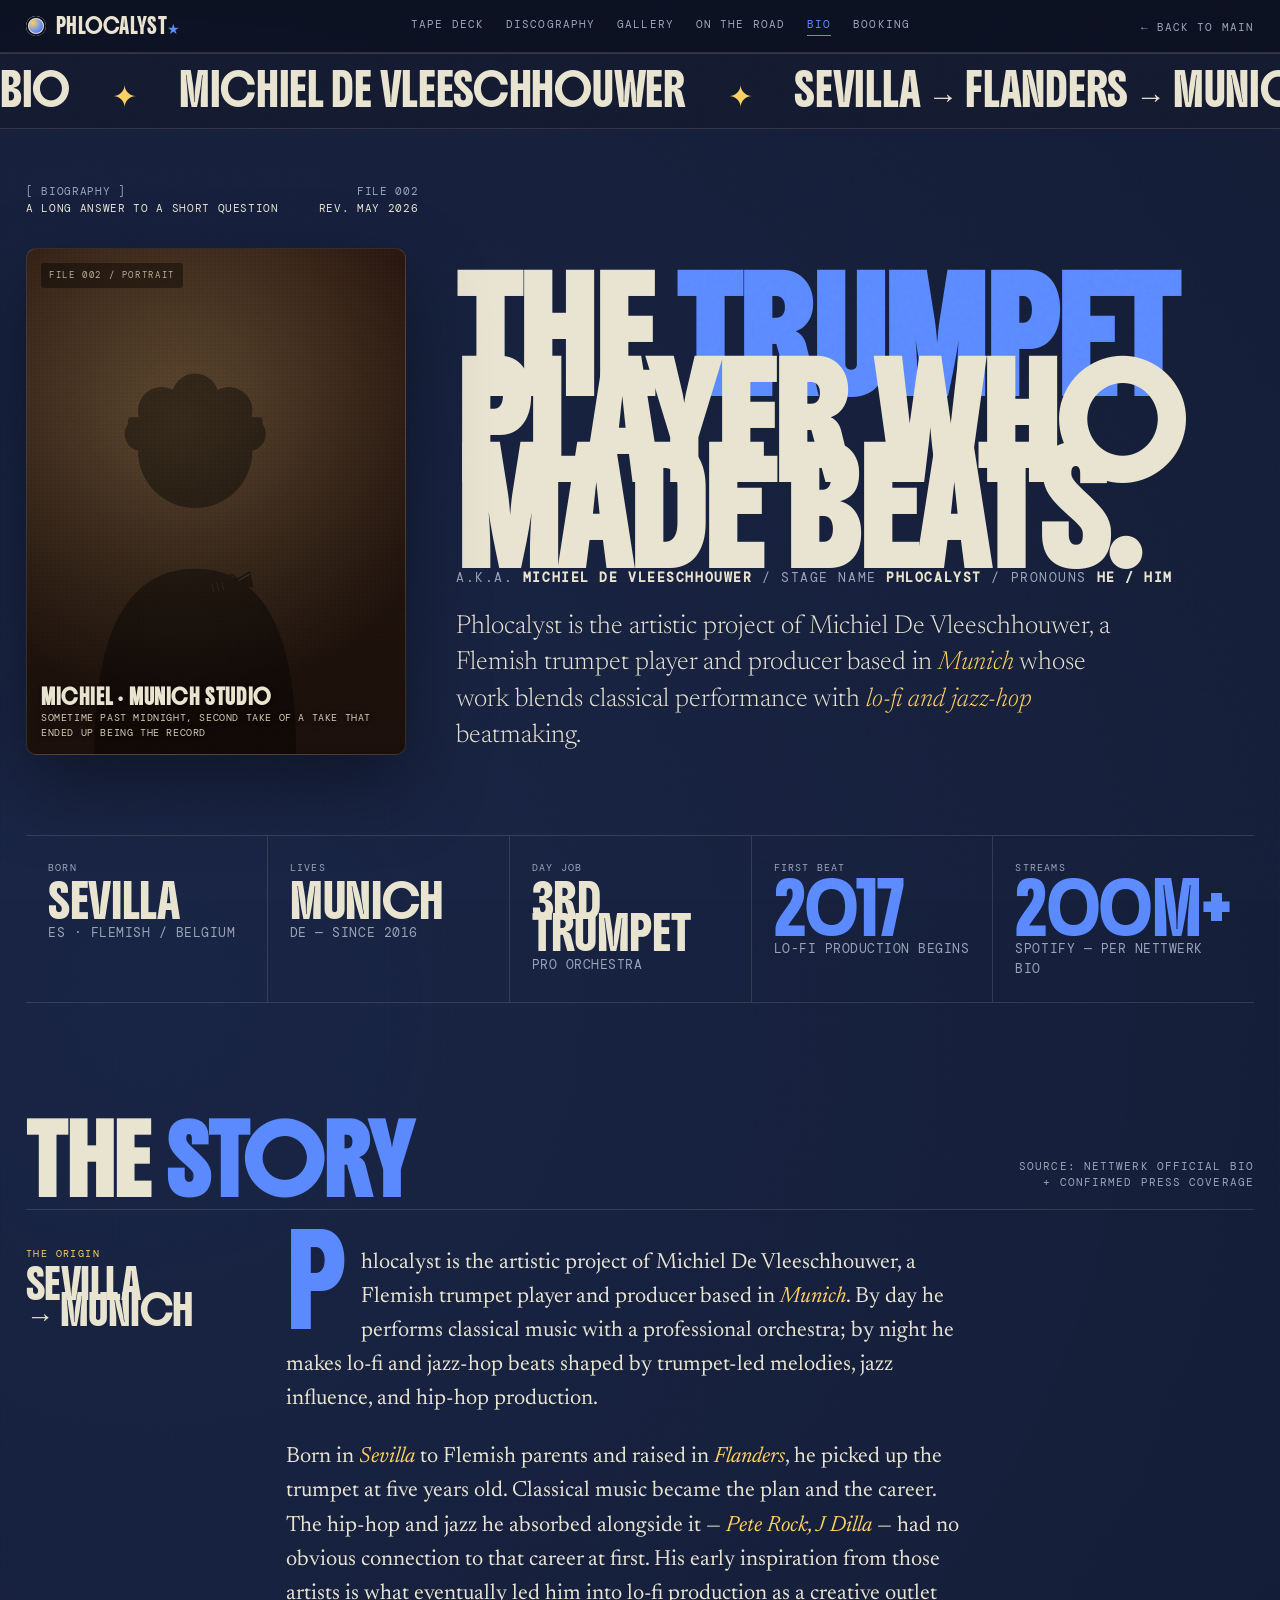
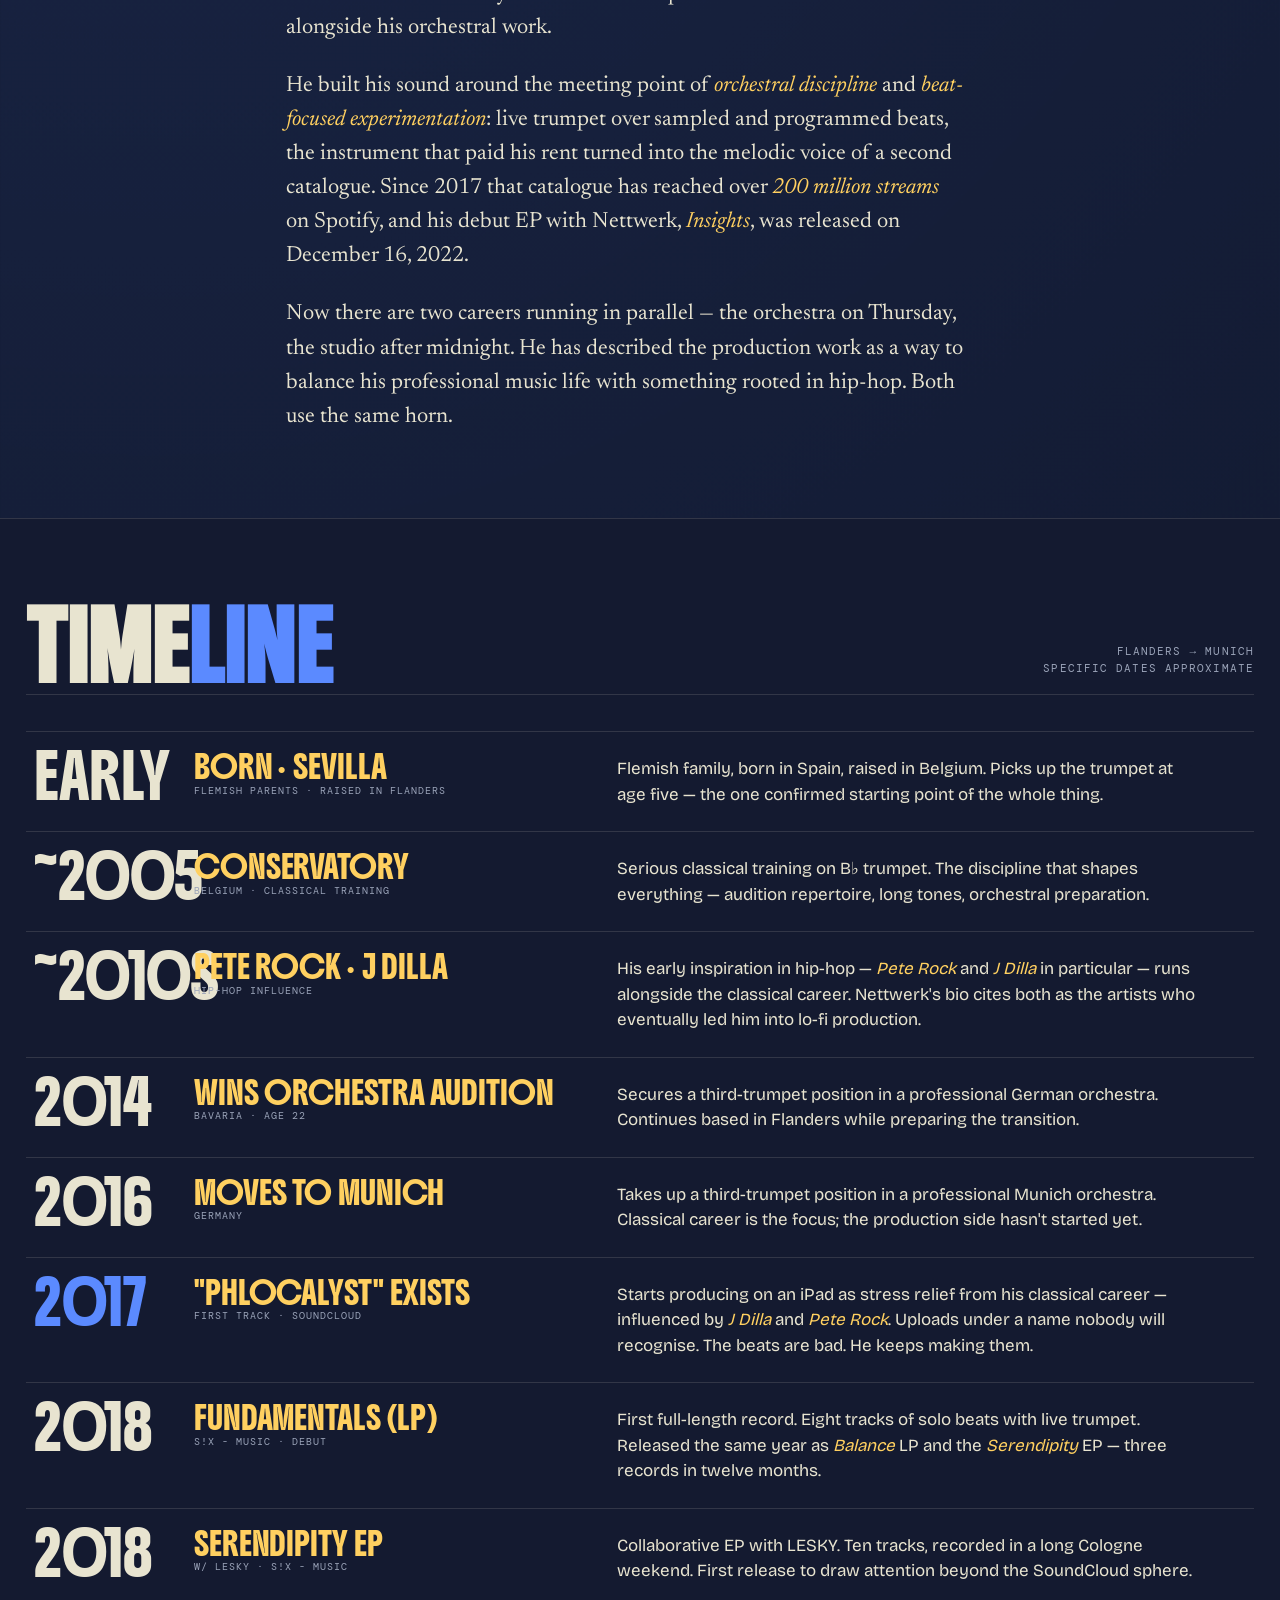
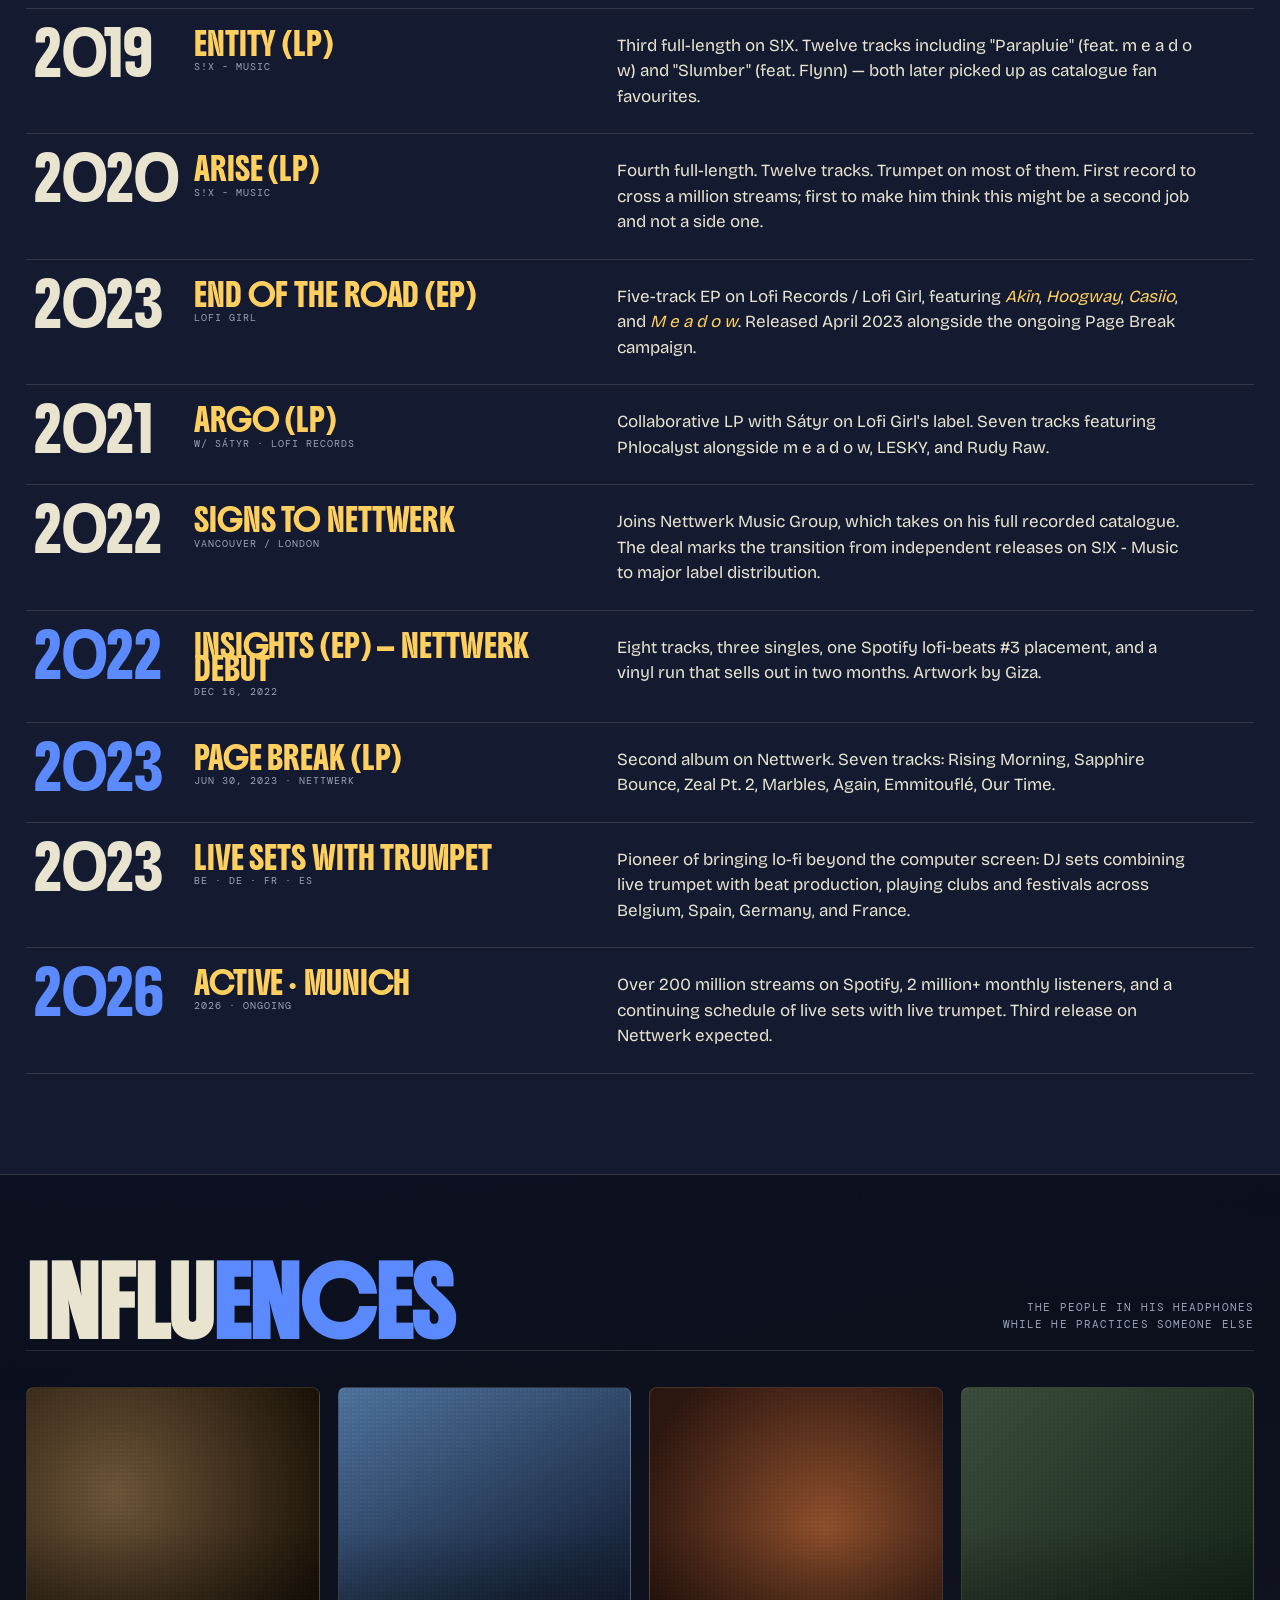
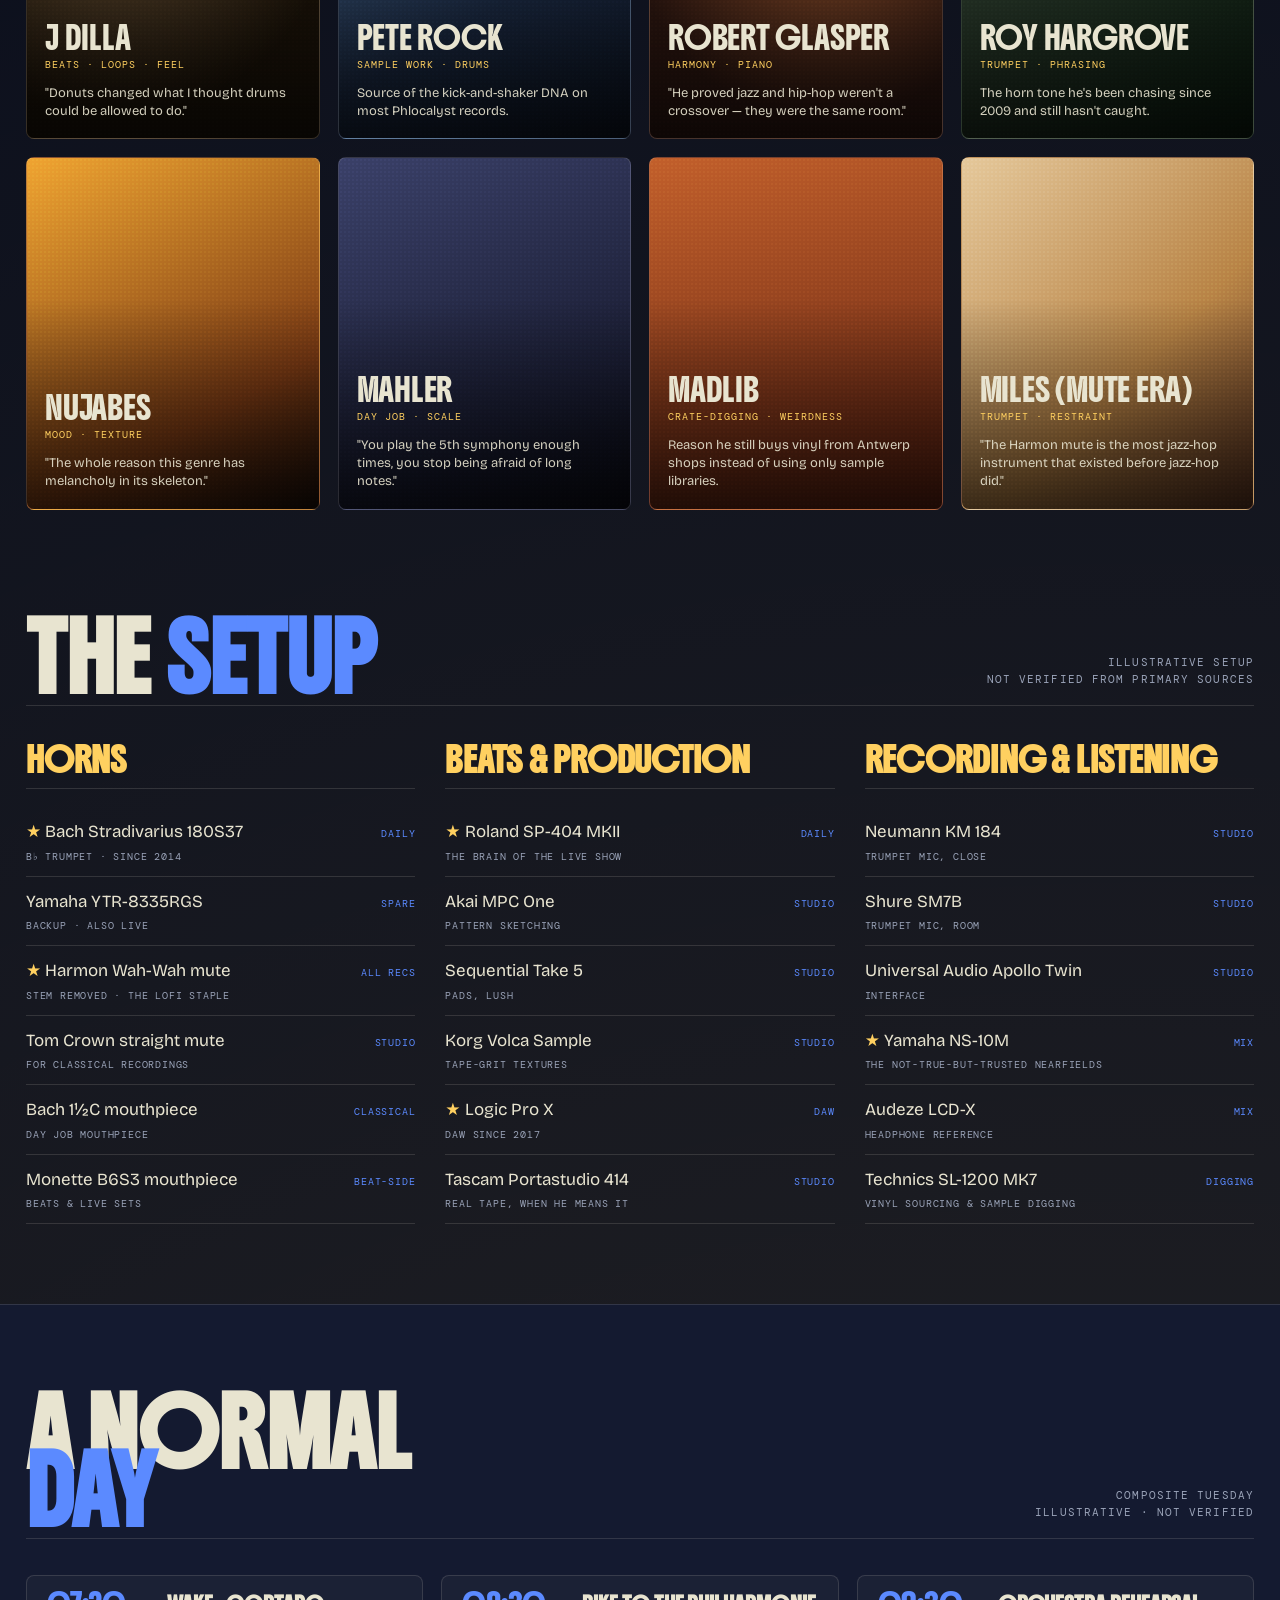
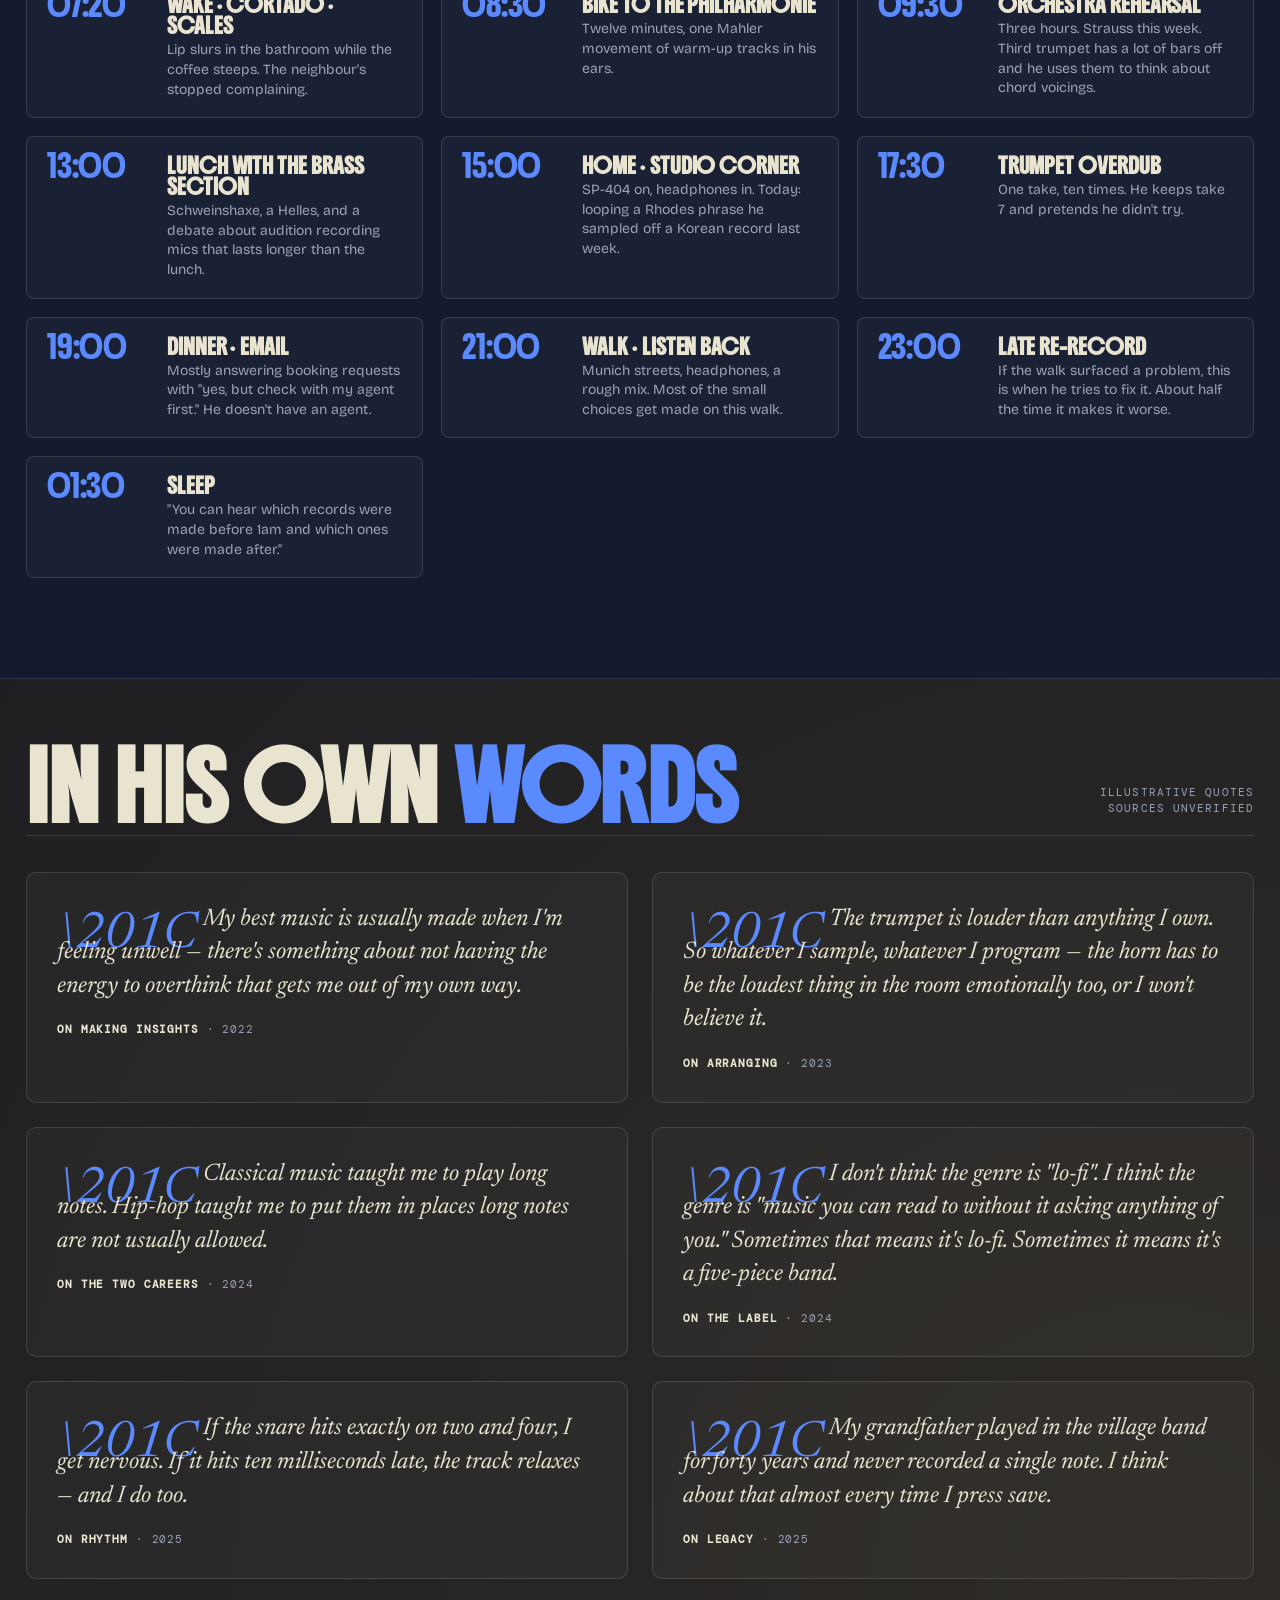
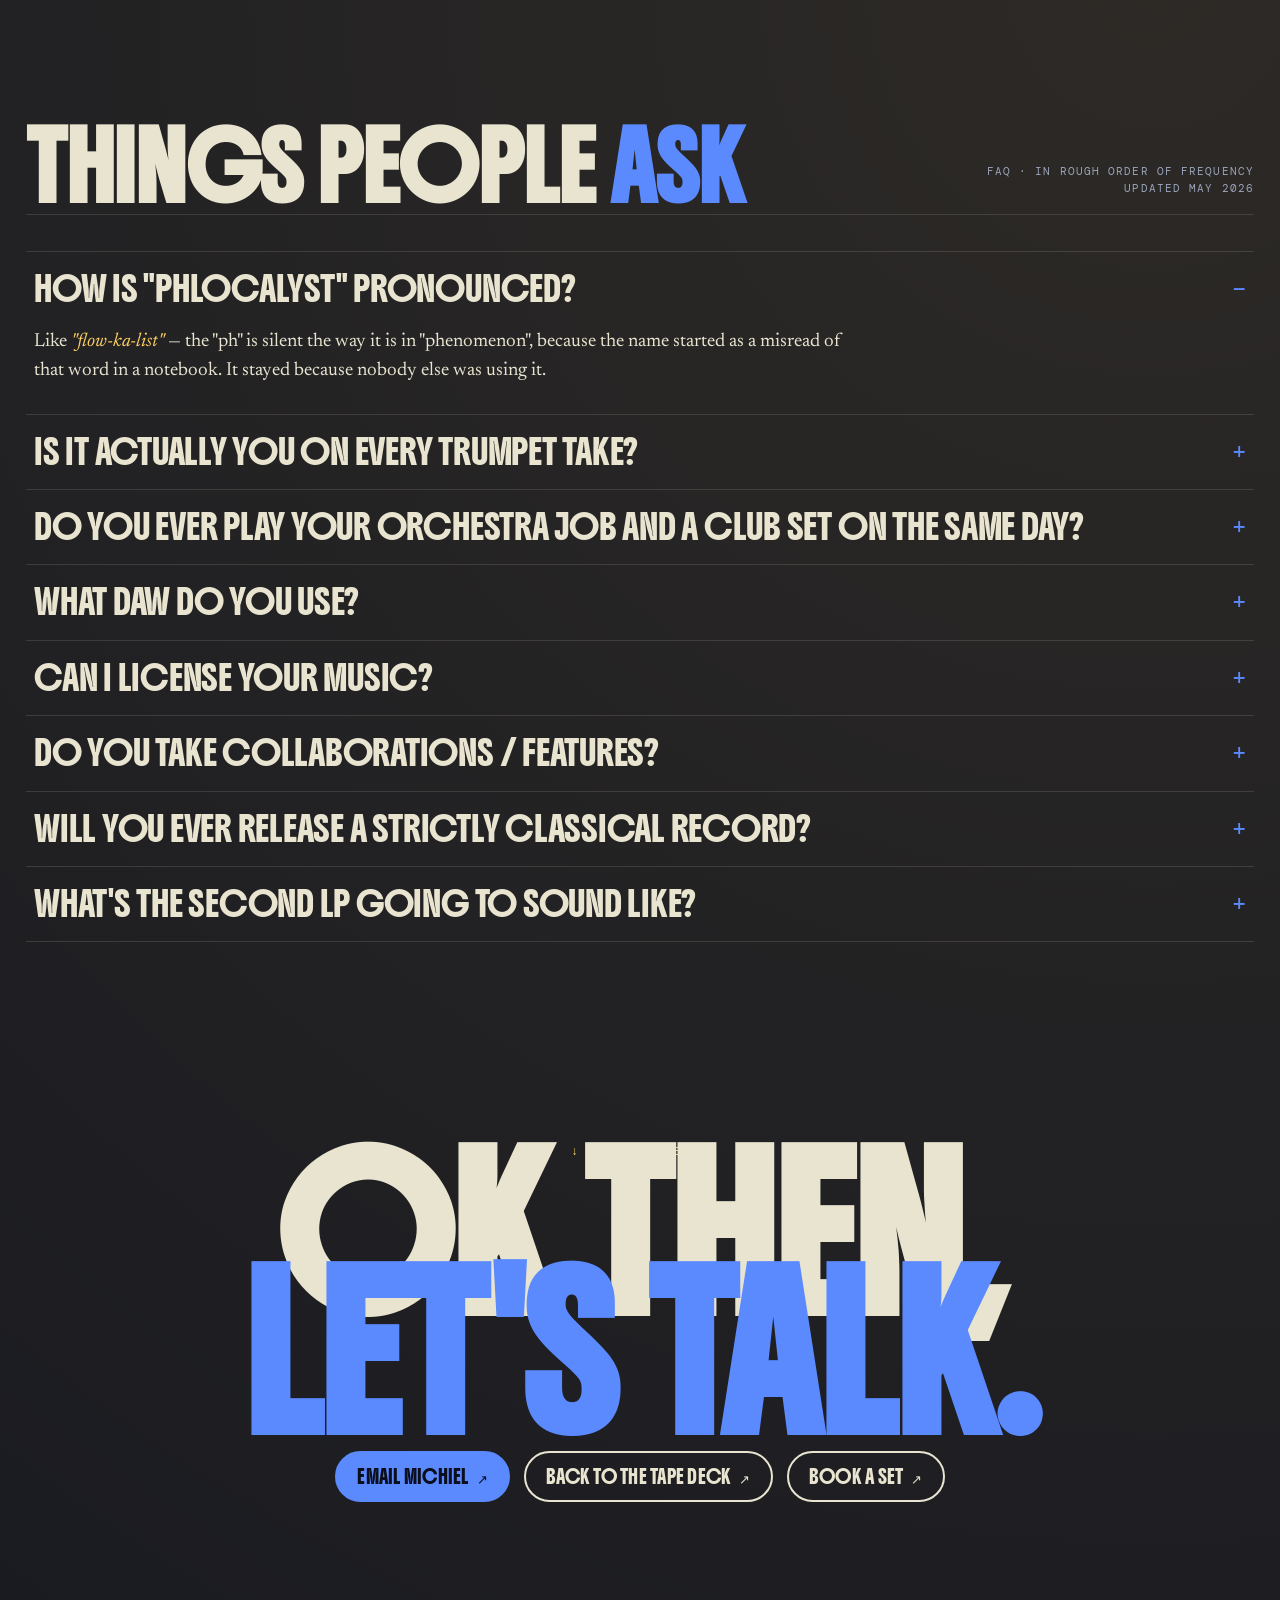
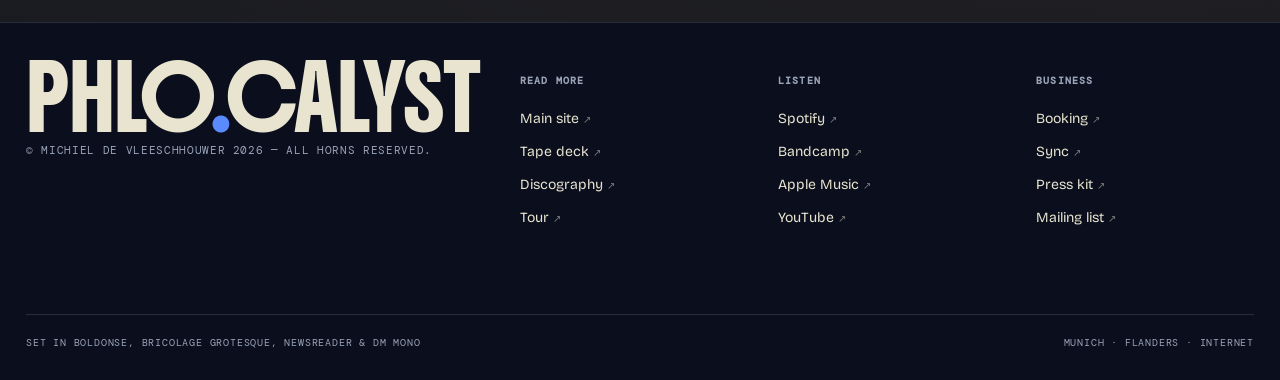
<file: Bio.html>
<!doctype html>
<html lang="en" data-theme="midnight" data-display="boldonse">
<head>
<meta charset="utf-8" />
<meta name="viewport" content="width=device-width, initial-scale=1, viewport-fit=cover" />
<title>Bio — Michiel De Vleeschhouwer / Phlocalyst</title>
<link rel="preconnect" href="https://fonts.googleapis.com" />
<link rel="preconnect" href="https://fonts.gstatic.com" crossorigin />
<link href="https://fonts.googleapis.com/css2?family=Boldonse&family=Bagel+Fat+One&family=Big+Shoulders+Display:wght@700;900&family=Bricolage+Grotesque:opsz,wght@12..96,400;12..96,500;12..96,600;12..96,700;12..96,800&family=DM+Mono:wght@400;500&family=Newsreader:ital,opsz,wght@0,6..72,300;0,6..72,400;1,6..72,300;1,6..72,400&display=swap" rel="stylesheet" />
<link rel="icon" type="image/svg+xml" href="data:image/svg+xml,%3Csvg xmlns='http://www.w3.org/2000/svg' viewBox='0 0 32 32'%3E%3Crect width='32' height='32' rx='6' fill='%23161009'/%3E%3Ccircle cx='11' cy='16' r='4' fill='%23ff5a1f'/%3E%3Crect x='15' y='14' width='4' height='4' fill='%23ff5a1f'/%3E%3Crect x='19' y='14.5' width='10' height='3' rx='1' fill='%23ff5a1f'/%3E%3C/svg%3E" />
<style>
  :root{
    --coal:#161009;--coal-2:#1f180e;--cream:#f5ead0;--cream-dim:#bdb29a;
    --orange:#ff5a1f;--amber:#f0a431;--acid:#d4e23a;--oxblood:#7a1f15;
    --rule:rgba(245,234,208,0.16);
    --display:'Boldonse','Arial Black',sans-serif;
    --grain:0.06;--marquee-dur:56s;
  }
  html[data-theme="midnight"]{--coal:#0b0f1d;--coal-2:#141a30;--cream:#e8e4d0;--cream-dim:#9aa3b8;--orange:#5b8aff;--amber:#ffd060;--acid:#7eebd7;--oxblood:#3a2255;--rule:rgba(232,228,208,0.14);}
  html[data-theme="cream"]{--coal:#efe6cc;--coal-2:#e6dab8;--cream:#1a1410;--cream-dim:#5a4a36;--orange:#d8431a;--amber:#c98a1b;--acid:#7a8a1f;--oxblood:#7a1f15;--rule:rgba(26,20,16,0.18);}
  html[data-theme="acid"]{--coal:#0a0a06;--coal-2:#161208;--cream:#eaeaea;--cream-dim:#7a7a6a;--orange:#d4e23a;--amber:#a8ff3e;--acid:#ff2dd1;--oxblood:#2a3a05;--rule:rgba(234,234,234,0.16);}
  html[data-display="bagel"]{--display:'Bagel Fat One','Arial Black',sans-serif;}
  html[data-display="bigshoulders"]{--display:'Big Shoulders Display','Arial Black',sans-serif;}

  *{box-sizing:border-box;margin:0;padding:0}
  html{scroll-behavior:smooth;scroll-padding-top:60px;}
  html,body{background:var(--coal);color:var(--cream);}

  /* SKIP LINK */
  .skip-link{position:absolute;left:-9999px;top:6px;z-index:9999;padding:8px 16px;background:var(--orange);color:var(--coal);font-family:'DM Mono',monospace;font-size:11px;letter-spacing:.08em;text-transform:uppercase;border-radius:4px;}
  .skip-link:focus{left:6px;}
  body{
    font-family:'Bricolage Grotesque',system-ui,sans-serif;
    font-size:16px;line-height:1.5;overflow-x:hidden;
    background-image:
      radial-gradient(circle at 12% 10%,color-mix(in oklab,var(--orange) 18%,transparent),transparent 40%),
      radial-gradient(circle at 90% 80%,color-mix(in oklab,var(--amber) 14%,transparent),transparent 45%);
  }
  body::before{content:'';position:fixed;inset:0;pointer-events:none;z-index:100;opacity:var(--grain);mix-blend-mode:overlay;will-change:transform;contain:strict;
    background-image:url("data:image/svg+xml,%3Csvg viewBox='0 0 200 200' xmlns='http://www.w3.org/2000/svg'%3E%3Cfilter id='n'%3E%3CfeTurbulence type='fractalNoise' baseFrequency='0.85' numOctaves='2' stitchTiles='stitch'/%3E%3C/filter%3E%3Crect width='100%25' height='100%25' filter='url(%23n)'/%3E%3C/svg%3E");
  }
  a{color:inherit;text-decoration:none;}
  .display{font-family:var(--display);letter-spacing:-0.02em;line-height:.85;text-transform:uppercase;}
  .mono{font-family:'DM Mono',ui-monospace,monospace;font-size:11px;letter-spacing:0.06em;text-transform:uppercase;}
  .ed{font-family:'Newsreader',Georgia,serif;}

  /* TOP BAR */
  .topbar{position:sticky;top:0;z-index:50;display:flex;align-items:center;justify-content:space-between;padding:14px 26px;background:color-mix(in oklab,var(--coal) 78%,transparent);backdrop-filter:blur(8px);border-bottom:1px solid var(--rule);}
  .topbar .brand{display:flex;align-items:center;gap:10px;font-family:var(--display);font-size:14px;letter-spacing:.02em;}
  .topbar .brand .glyph{width:20px;height:20px;border-radius:50%;background:radial-gradient(circle at 35% 35%,var(--amber),var(--orange) 50%,var(--oxblood));box-shadow:inset 0 0 0 2px var(--coal),inset 0 0 0 3px var(--cream);}
  .topbar nav{display:flex;gap:22px;}
  .topbar nav a{font-family:'DM Mono',monospace;font-size:11px;letter-spacing:.1em;text-transform:uppercase;color:var(--cream-dim);transition:color .15s;}
  .topbar nav a:hover, .topbar nav a.active{color:var(--orange);}
  .topbar nav a.active{border-bottom:1px solid var(--orange);padding-bottom:2px;}
  .topbar .right .back{font-family:'DM Mono',monospace;font-size:11px;color:var(--cream-dim);letter-spacing:.1em;text-transform:uppercase;}
  .topbar .right .back:hover{color:var(--cream);}

  /* MARQUEE */
  .marquee{overflow:hidden;white-space:nowrap;border-block:1px solid var(--rule);padding:14px 0;background:var(--coal-2);}
  .marquee.bold{background:var(--orange);color:var(--coal);border-color:var(--orange);}
  .marquee .track{display:inline-flex;gap:42px;animation:scroll var(--marquee-dur) linear infinite;}
  .marquee.fast .track{animation-duration:calc(var(--marquee-dur) * .58);}
  .marquee .item{font-family:var(--display);font-size:clamp(14px, 4vw, 30px);letter-spacing:-.01em;display:inline-flex;align-items:center;gap:42px;text-transform:uppercase;}
  .marquee .star{color:var(--amber);}.marquee.bold .star{color:var(--coal);}
  @keyframes scroll{from{transform:translateX(0)}to{transform:translateX(-50%)}}

  /* HERO */
  .hero{max-width:1280px;margin:0 auto;padding:54px 26px 80px;position:relative;}
  .hero .topline{display:flex;justify-content:flex-start;align-items:flex-end;gap:40px;color:var(--cream-dim);margin-bottom:32px;}
  .hero .topline .right{text-align:right;}
  .hero-grid{display:grid;grid-template-columns:380px 1fr;gap:50px;align-items:end;}
  .portrait{
    position:relative;
    aspect-ratio:3/4;
    border-radius:10px;
    overflow:hidden;
    background:
      linear-gradient(180deg,rgba(0,0,0,.05),rgba(0,0,0,.4)),
      radial-gradient(circle at 40% 35%,#6a5236,#2a1810 70%);
    border:1px solid var(--rule);
    box-shadow:0 30px 80px rgba(0,0,0,.4);
  }
  .portrait::before{content:'';position:absolute;inset:0;background-image:radial-gradient(rgba(255,255,255,.06) 1px,transparent 1px);background-size:4px 4px;mix-blend-mode:overlay;}
  .portrait .silhouette{position:absolute;left:0;right:0;bottom:0;height:80%;opacity:.4;color:#000;}
  .portrait .stamp{position:absolute;top:14px;left:14px;font-family:'DM Mono',monospace;font-size:9px;letter-spacing:.18em;text-transform:uppercase;color:rgba(245,234,208,.7);background:rgba(0,0,0,.4);padding:6px 8px;border-radius:3px;backdrop-filter:blur(3px);}
  .portrait .cap{position:absolute;bottom:14px;left:14px;right:14px;font-family:'DM Mono',monospace;font-size:10px;letter-spacing:.06em;text-transform:uppercase;color:rgba(245,234,208,.85);text-shadow:0 1px 4px rgba(0,0,0,.6);}
  .portrait .cap b{display:block;font-family:var(--display);font-size:14px;color:var(--cream);margin-bottom:2px;}
  .hero h1{font-family:var(--display);font-size:clamp(56px,8vw,128px);line-height:.84;letter-spacing:-.025em;text-transform:uppercase;color:var(--cream);}
  .hero h1 .alt{color:var(--orange);}
  .hero .real{font-family:'DM Mono',monospace;font-size:13px;letter-spacing:.12em;text-transform:uppercase;color:var(--cream-dim);margin-top:14px;}
  .hero .real b{color:var(--cream);}
  .hero .lede{font-family:'Newsreader',Georgia,serif;font-size:26px;line-height:1.4;font-weight:300;margin-top:22px;max-width:680px;color:var(--cream);}
  .hero .lede em{color:var(--amber);font-style:italic;}

  /* QUICK FACTS BAR */
  .facts{max-width:1280px;margin:0 auto;padding:0 26px 70px;}
  .facts-grid{
    display:grid;grid-template-columns:repeat(5,1fr);gap:0;
    border-top:1px solid var(--rule);border-bottom:1px solid var(--rule);
  }
  .fact{padding:24px 22px;border-right:1px solid var(--rule);transition:background .15s ease;cursor:default;}
  .fact:last-child{border-right:0;}
  .fact .l{font-family:'DM Mono',monospace;font-size:10px;letter-spacing:.12em;text-transform:uppercase;color:var(--cream-dim);}
  .fact .v{font-family:var(--display);font-size:32px;line-height:1;margin-top:10px;text-transform:uppercase;letter-spacing:-.01em;}
  .fact .v.hot{color:var(--orange);font-size:clamp(36px,3.8vw,52px);}
  .fact:hover{background:color-mix(in oklab,var(--orange) 6%,transparent);}
  .fact .s{font-size:13px;color:var(--cream-dim);margin-top:6px;font-family:'DM Mono',monospace;letter-spacing:.04em;text-transform:uppercase;}

  /* SECTION HEAD */
  .section-head{display:flex;justify-content:space-between;align-items:flex-end;gap:30px;margin-bottom:36px;padding-bottom:18px;border-bottom:1px solid var(--rule);}
  .section-head h2{font-family:var(--display);font-size:64px;line-height:.9;text-transform:uppercase;letter-spacing:-.02em;}
  .section-head h2 .c{color:var(--orange);}
  .section-head .meta{font-family:'DM Mono',monospace;font-size:11px;letter-spacing:.1em;text-transform:uppercase;color:var(--cream-dim);text-align:right;}

  /* STORY — long-form prose */
  .story-section{max-width:1280px;margin:0 auto;padding:60px 26px;}
  .story{display:grid;grid-template-columns:200px 1fr;gap:60px;}
  .story aside{position:sticky;top:90px;align-self:start;}
  .story aside .l{font-family:'DM Mono',monospace;font-size:10px;letter-spacing:.14em;text-transform:uppercase;color:var(--amber);margin-bottom:10px;}
  .story aside .chap{font-family:var(--display);font-size:28px;line-height:.95;text-transform:uppercase;letter-spacing:-.02em;}
  .story .prose{font-family:'Newsreader',Georgia,serif;font-size:22px;line-height:1.55;font-weight:400;max-width:680px;color:var(--cream);}
  .story .prose p{margin-bottom:24px;}
  .story .prose p em{color:var(--amber);font-style:italic;}
  .story .prose .dropcap::first-letter{
    float:left;font-family:var(--display);font-size:84px;line-height:.78;
    color:var(--orange);padding-right:14px;padding-top:4px;text-transform:uppercase;
  }
  .story .prose blockquote{
    border-left:3px solid var(--orange);
    padding:6px 0 6px 22px;margin:32px 0;
    font-style:italic;font-size:24px;color:var(--amber);
  }
  .story .prose .aside-line{
    font-family:'DM Mono',monospace;font-size:11px;letter-spacing:.12em;text-transform:uppercase;
    color:var(--cream-dim);margin:32px 0;display:flex;align-items:center;gap:12px;
  }
  .story .prose .aside-line::before, .story .prose .aside-line::after{
    content:'';flex:1;height:1px;background:var(--rule);
  }

  /* TIMELINE */
  .tl-section{background:var(--coal-2);border-block:1px solid var(--rule);padding:100px 0;position:relative;overflow:hidden;}
  .tl-section .inner{max-width:1280px;margin:0 auto;padding:0 26px;position:relative;z-index:1;}
  .timeline{margin-top:30px;border-top:1px solid var(--rule);}
  .tl-row{
    display:grid;grid-template-columns:130px 1fr 1.6fr;gap:30px;align-items:start;
    padding:24px 8px;border-bottom:1px solid var(--rule);
    transition:background .15s ease,padding .15s ease;
  }
  .tl-row:hover{background:color-mix(in oklab,var(--orange) 8%,transparent);padding-left:18px;}
  .tl-row .year{font-family:var(--display);font-size:42px;line-height:1;text-transform:uppercase;letter-spacing:-.01em;color:var(--cream);}
  .tl-row .year.hot{color:var(--orange);}
  .tl-row .title{font-family:var(--display);font-size:22px;line-height:1.05;text-transform:uppercase;letter-spacing:-.005em;color:var(--amber);}
  .tl-row .title small{display:block;font-family:'DM Mono',monospace;font-size:10px;letter-spacing:.1em;color:var(--cream-dim);margin-top:6px;text-transform:uppercase;}
  .tl-row .desc{font-size:17px;line-height:1.5;color:var(--cream);max-width:580px;}
  .tl-row .desc em{color:var(--amber);font-style:italic;}

  /* INFLUENCES grid */
  .inf-section{max-width:1280px;margin:0 auto;padding:100px 26px 40px;}
  .inf-grid{display:grid;grid-template-columns:repeat(4,1fr);gap:18px;}
  .inf{
    aspect-ratio:1/1.2;border-radius:8px;overflow:hidden;
    background:var(--inf-bg,linear-gradient(135deg,#3a2818,#1a1208));
    position:relative;display:flex;flex-direction:column;justify-content:flex-end;
    padding:18px;border:1px solid var(--rule);transition:transform .25s ease;cursor:pointer;
  }
  .inf:hover{transform:translateY(-4px);}
  .inf::before{content:'';position:absolute;inset:0;background:linear-gradient(180deg,rgba(0,0,0,0) 40%,rgba(0,0,0,.7) 100%);}
  .inf::after{content:'';position:absolute;inset:0;background-image:radial-gradient(rgba(255,255,255,.08) 1px,transparent 1px);background-size:4px 4px;mix-blend-mode:overlay;}
  .inf .name{font-family:var(--display);font-size:22px;text-transform:uppercase;letter-spacing:-.01em;line-height:1;color:var(--cream);position:relative;z-index:1;}
  .inf .what{font-family:'DM Mono',monospace;font-size:10px;letter-spacing:.1em;text-transform:uppercase;color:var(--amber);margin-top:8px;position:relative;z-index:1;}
  .inf .note{font-size:13px;line-height:1.4;color:var(--cream);margin-top:12px;position:relative;z-index:1;opacity:.9;}
  .inf-1{--inf-bg:radial-gradient(circle at 30% 30%,#6a5236,#1a1208 70%);}
  .inf-2{--inf-bg:linear-gradient(150deg,#4c7099,#1a2840 60%,#0c1320);}
  .inf-3{--inf-bg:radial-gradient(circle at 60% 40%,#8a4d2a,#2c1610 70%);}
  .inf-4{--inf-bg:linear-gradient(135deg,#3a4a3a,#0a1a0e);}
  .inf-5{--inf-bg:linear-gradient(150deg,#f0a431,#7a3a14 70%,#1a0e08);}
  .inf-6{--inf-bg:linear-gradient(155deg,#3a4068,#1a1d33 70%,#0a0b15);}
  .inf-7{--inf-bg:linear-gradient(165deg,#c25f2b,#5a1f10);}
  .inf-8{--inf-bg:linear-gradient(135deg,#e5c89a,#b88346 60%,#5a3320);}

  /* GEAR / SETUP */
  .gear-section{max-width:1280px;margin:0 auto;padding:80px 26px;}
  .gear-grid{display:grid;grid-template-columns:repeat(3,1fr);gap:30px;margin-top:30px;}
  .gear-col{}
  .gear-col h3{font-family:var(--display);font-size:24px;text-transform:uppercase;letter-spacing:-.01em;color:var(--amber);margin-bottom:18px;padding-bottom:10px;border-bottom:1px solid var(--rule);}
  .gear-col ul{list-style:none;}
  .gear-col li{
    display:grid;grid-template-columns:1fr auto;gap:12px;align-items:baseline;
    padding:12px 0;border-bottom:1px solid var(--rule);
  }
  .gear-col li .it{font-size:17px;color:var(--cream);}
  .gear-col li .it small{display:block;font-family:'DM Mono',monospace;font-size:10px;color:var(--cream-dim);letter-spacing:.08em;text-transform:uppercase;margin-top:4px;}
  .gear-col li .tag{font-family:'DM Mono',monospace;font-size:10px;letter-spacing:.08em;text-transform:uppercase;color:var(--orange);}
  .gear-col li.fav .it::before{content:'★ ';color:var(--amber);}

  /* DAY-IN-LIFE */
  .day-section{background:var(--coal-2);border-block:1px solid var(--rule);padding:100px 26px;}
  .day-section .inner{max-width:1280px;margin:0 auto;}
  .day-grid{display:grid;grid-template-columns:repeat(auto-fill,minmax(320px,1fr));gap:18px;margin-top:20px;}
  .day-row{display:grid;grid-template-columns:100px 1fr;gap:20px;padding:18px 20px;border:1px solid var(--rule);border-radius:8px;background:color-mix(in oklab,var(--cream) 3%,transparent);}
  .day-row .t{font-family:var(--display);font-size:22px;line-height:1;letter-spacing:-.01em;color:var(--orange);}
  .day-row .what b{font-family:var(--display);text-transform:uppercase;font-size:15px;letter-spacing:-.005em;color:var(--cream);display:block;margin-bottom:4px;}
  .day-row .what{font-size:14px;line-height:1.4;color:var(--cream-dim);}

  /* QUOTES */
  .qs-section{max-width:1280px;margin:0 auto;padding:80px 26px;}
  .qs-grid{display:grid;grid-template-columns:repeat(2,1fr);gap:24px;}
  .pq{padding:30px;border:1px solid var(--rule);border-radius:10px;background:color-mix(in oklab,var(--cream) 3%,transparent);}
  .pq .q{font-family:'Newsreader',Georgia,serif;font-size:24px;line-height:1.4;font-style:italic;color:var(--cream);}
  .pq .q::before{content:'\\201C';font-size:50px;line-height:0;vertical-align:-22px;color:var(--orange);margin-right:6px;}
  .pq .src{margin-top:18px;font-family:'DM Mono',monospace;font-size:11px;letter-spacing:.08em;text-transform:uppercase;color:var(--cream-dim);}
  .pq .src b{color:var(--cream);}

  /* FAQ */
  .faq-section{max-width:1280px;margin:0 auto;padding:80px 26px;}
  .faq{margin-top:30px;border-top:1px solid var(--rule);}
  .faq details{border-bottom:1px solid var(--rule);padding:0;}
  .faq summary{
    list-style:none;cursor:pointer;
    display:flex;justify-content:space-between;align-items:center;
    padding:24px 8px;
    font-family:var(--display);font-size:24px;letter-spacing:-.01em;text-transform:uppercase;
    line-height:1.1;color:var(--cream);transition:color .15s ease;
  }
  .faq summary::-webkit-details-marker{display:none;}
  .faq summary:hover{color:var(--orange);}
  .faq summary::after{content:'+';font-family:'DM Mono',monospace;font-size:24px;color:var(--orange);transition:transform .2s ease;}
  .faq details[open] summary::after{content:'−';}
  .faq .a{padding:0 8px 28px;font-family:'Newsreader',Georgia,serif;font-size:19px;line-height:1.55;color:var(--cream);max-width:840px;}
  .faq .a em{color:var(--amber);font-style:italic;}

  /* CTA */
  .cta{max-width:1280px;margin:0 auto;padding:120px 26px;text-align:center;}
  .cta .pre{font-family:'DM Mono',monospace;font-size:12px;letter-spacing:.18em;text-transform:uppercase;color:var(--amber);margin-bottom:18px;}
  .cta h2{font-family:var(--display);font-size:clamp(60px,11vw,160px);line-height:.84;letter-spacing:-.03em;text-transform:uppercase;}
  .cta h2 .o{color:var(--orange);}
  .cta h2 .stroke{-webkit-text-stroke:2px var(--cream);color:transparent;paint-order:stroke fill;}
  .cta .row{display:flex;gap:14px;justify-content:center;margin-top:36px;flex-wrap:wrap;}
  .btn{font-family:var(--display);text-transform:uppercase;font-size:13px;letter-spacing:.02em;padding:14px 20px;border-radius:999px;display:inline-flex;align-items:center;gap:8px;border:2px solid var(--cream);color:var(--cream);transition:transform .15s ease,background .15s ease,color .15s ease;}
  .btn:hover{transform:translateY(-2px);}
  .btn.primary{background:var(--orange);border-color:var(--orange);color:var(--coal);}
  .btn.primary:hover{background:var(--amber);border-color:var(--amber);}
  .btn.ghost:hover{background:var(--cream);color:var(--coal);}

  /* FOOTER */
  footer.foot{border-top:1px solid var(--rule);background:var(--coal);padding:50px 26px 30px;}
  footer.foot .wrap{max-width:1280px;margin:0 auto;display:grid;grid-template-columns:2fr 1fr 1fr 1fr;gap:40px;}
  footer.foot h4{font-family:'DM Mono',monospace;font-size:10px;letter-spacing:.12em;text-transform:uppercase;color:var(--cream-dim);margin-bottom:14px;}
  footer.foot .big{font-family:var(--display);font-size:60px;text-transform:uppercase;line-height:.88;letter-spacing:-.02em;}
  footer.foot .big .o{color:var(--orange);}
  footer.foot ul{list-style:none;}
  footer.foot ul li{padding:6px 0;font-size:14px;}
  footer.foot ul li a:hover{color:var(--orange);}
  footer.foot ul li .arr{font-family:'DM Mono',monospace;font-size:10px;opacity:.5;margin-left:4px;}
  footer.foot .bot{grid-column:1/-1;margin-top:40px;padding-top:20px;border-top:1px solid var(--rule);display:flex;justify-content:space-between;font-family:'DM Mono',monospace;font-size:10px;letter-spacing:.08em;text-transform:uppercase;color:var(--cream-dim);}

  @media (max-width:900px){
    .hero-grid{grid-template-columns:1fr;}
    .facts-grid{grid-template-columns:repeat(2,1fr);}
    .fact{border-right:0;border-bottom:1px solid var(--rule);}
    .story{grid-template-columns:1fr;gap:30px;}
    .story aside{position:relative;top:0;}
    .tl-row{grid-template-columns:1fr;gap:10px;}
    .inf-grid{grid-template-columns:repeat(2,1fr);}
    .gear-grid{grid-template-columns:1fr;}
    .day-grid{grid-template-columns:1fr;}
    .qs-grid{grid-template-columns:1fr;}
    footer.foot .wrap{grid-template-columns:1fr 1fr;}
    .topbar nav{display:none;}
  }
</style>
</head>
<body data-screen-label="01 Bio">

<!-- Trumpet defs reused as decoration -->
<svg width="0" height="0" style="position:absolute" aria-hidden="true">
  <defs>
    <symbol id="trumpet-shape" viewBox="0 0 480 180">
      <circle cx="14" cy="98" r="10" fill="currentColor"/>
      <rect x="20" y="93" width="14" height="10" fill="currentColor"/>
      <rect x="34" y="92" width="120" height="12" rx="2" fill="currentColor"/>
      <rect x="154" y="60" width="34" height="80" rx="3" fill="currentColor"/>
      <rect x="194" y="60" width="34" height="80" rx="3" fill="currentColor"/>
      <rect x="234" y="60" width="34" height="80" rx="3" fill="currentColor"/>
      <rect x="158" y="64" width="6" height="72" fill="rgba(255,255,255,.18)"/>
      <rect x="198" y="64" width="6" height="72" fill="rgba(255,255,255,.18)"/>
      <rect x="238" y="64" width="6" height="72" fill="rgba(255,255,255,.18)"/>
      <rect x="158" y="38" width="26" height="22" rx="3" fill="currentColor"/>
      <rect x="198" y="38" width="26" height="22" rx="3" fill="currentColor"/>
      <rect x="238" y="38" width="26" height="22" rx="3" fill="currentColor"/>
      <path d="M 161 140 Q 161 156 175 156 L 220 156 Q 234 156 234 140" fill="none" stroke="currentColor" stroke-width="10" stroke-linecap="round"/>
      <path d="M 201 140 Q 201 162 220 162 L 260 162 Q 274 162 274 140" fill="none" stroke="currentColor" stroke-width="10" stroke-linecap="round"/>
      <rect x="268" y="92" width="60" height="12" rx="2" fill="currentColor"/>
      <path d="M 90 98 Q 90 30 130 30 L 320 30 Q 360 30 360 98" fill="none" stroke="currentColor" stroke-width="12" stroke-linecap="round"/>
      <path d="M 328 98 Q 360 98 360 70 L 478 30 L 478 166 L 360 126 Q 360 98 328 98 Z" fill="currentColor"/>
      <path d="M 372 82 L 470 50 L 470 60 L 376 90 Z" fill="rgba(255,255,255,.25)"/>
    </symbol>
  </defs>
</svg>

<a href="#main-content" class="skip-link">Skip to content</a>

<!-- TOP BAR -->
<header class="topbar">
  <div class="brand">
    <span class="glyph"></span>
    <a href="index.html"><span>PHLOCALYST<span style="color:var(--orange);">★</span></span></a>
  </div>
  <nav>
    <a href="index.html#deck">Tape Deck</a>
    <a href="index.html#disco">Discography</a>
    <a href="index.html#portraits">Gallery</a>
    <a href="On The Road.html">On The Road</a>
    <a class="active" href="Bio.html">Bio</a>
    <a href="Contact.html">Booking</a>
  </nav>
  <div class="right">
    <a class="back" href="index.html">← BACK TO MAIN</a>
  </div>
</header>

<main id="main-content">

<!-- MARQUEE -->
<div class="marquee">
  <div class="track">
    <span class="item">BIO <span class="star">✦</span> MICHIEL DE VLEESCHHOUWER <span class="star">✦</span> SEVILLA → FLANDERS → MUNICH <span class="star">✦</span> RECORDING SINCE 2017 <span class="star">✦</span></span>
    <span class="item">BIO <span class="star">✦</span> MICHIEL DE VLEESCHHOUWER <span class="star">✦</span> SEVILLA → FLANDERS → MUNICH <span class="star">✦</span> RECORDING SINCE 2017 <span class="star">✦</span></span>
  </div>
</div>

<!-- HERO -->
<section class="hero" data-screen-label="01 Hero">
  <div class="topline mono">
    <div>[ BIOGRAPHY ]<br/><span style="color:var(--cream);">A LONG ANSWER TO A SHORT QUESTION</span></div>
    <div class="right">
      <div>FILE 002</div>
      <div style="color:var(--cream);">REV. MAY 2026</div>
    </div>
  </div>

  <div class="hero-grid">
    <div class="portrait">
      <div class="stamp">FILE 002 / PORTRAIT</div>
      <!-- silhouette: head + trumpet -->
      <svg class="silhouette" viewBox="0 0 200 240" preserveAspectRatio="xMidYMax slice">
        <!-- head -->
        <circle cx="100" cy="60" r="34" fill="currentColor"/>
        <!-- curly hair tufts -->
        <circle cx="80" cy="36" r="14" fill="currentColor"/>
        <circle cx="100" cy="28" r="14" fill="currentColor"/>
        <circle cx="120" cy="36" r="14" fill="currentColor"/>
        <circle cx="68" cy="50" r="10" fill="currentColor"/>
        <circle cx="132" cy="50" r="10" fill="currentColor"/>
        <!-- cap brim -->
        <rect x="60" y="40" width="80" height="6" rx="2" fill="currentColor"/>
        <!-- shoulders -->
        <path d="M40 240 Q40 130 100 130 Q160 130 160 240 Z" fill="currentColor"/>
        <!-- trumpet held -->
        <g transform="translate(94 122) rotate(-12) scale(.18)">
          <use href="#trumpet-shape" />
        </g>
      </svg>
      <div class="cap">
        <b>Michiel · Munich studio</b>
        Sometime past midnight, second take of a take that ended up being the record
      </div>
    </div>

    <div>
      <h1>The <span class="alt">trumpet</span><br/>player who<br/>made beats.</h1>
      <div class="real">A.K.A. <b>Michiel De Vleeschhouwer</b>  /  Stage name <b>Phlocalyst</b>  /  Pronouns <b>he / him</b></div>
      <p class="lede">Phlocalyst is the artistic project of Michiel De Vleeschhouwer, a Flemish trumpet player and producer based in <em>Munich</em> whose work blends classical performance with <em>lo-fi and jazz-hop</em> beatmaking.</p>
    </div>
  </div>
</section>

<!-- FACTS -->
<section class="facts">
  <div class="facts-grid">
    <div class="fact"><div class="l">Born</div><div class="v">Sevilla</div><div class="s">ES · Flemish / Belgium</div></div>
    <div class="fact"><div class="l">Lives</div><div class="v">Munich</div><div class="s">DE — since 2016</div></div>
    <div class="fact"><div class="l">Day Job</div><div class="v">3rd trumpet</div><div class="s">Pro orchestra</div></div>
    <div class="fact"><div class="l">First Beat</div><div class="v hot">2017</div><div class="s">Lo-fi production begins</div></div>
    <div class="fact"><div class="l">Streams</div><div class="v hot">200M+</div><div class="s">Spotify — per Nettwerk bio</div></div>
  </div>
</section>

<!-- STORY -->
<section class="story-section" data-screen-label="02 Origin Story">
  <div class="section-head">
    <h2>The <span class="c">story</span></h2>
    <div class="meta">SOURCE: NETTWERK OFFICIAL BIO<br/>+ CONFIRMED PRESS COVERAGE</div>
  </div>

  <div class="story">
    <aside>
      <div class="l">The origin</div>
      <div class="chap">Sevilla<br/>→ Munich</div>
    </aside>
    <div class="prose">
      <p class="dropcap">Phlocalyst is the artistic project of Michiel De Vleeschhouwer, a Flemish trumpet player and producer based in <em>Munich</em>. By day he performs classical music with a professional orchestra; by night he makes lo-fi and jazz-hop beats shaped by trumpet-led melodies, jazz influence, and hip-hop production.</p>

      <p>Born in <em>Sevilla</em> to Flemish parents and raised in <em>Flanders</em>, he picked up the trumpet at five years old. Classical music became the plan and the career. The hip-hop and jazz he absorbed alongside it — <em>Pete Rock, J Dilla</em> — had no obvious connection to that career at first. His early inspiration from those artists is what eventually led him into lo-fi production as a creative outlet alongside his orchestral work.</p>

      <p>He built his sound around the meeting point of <em>orchestral discipline</em> and <em>beat-focused experimentation</em>: live trumpet over sampled and programmed beats, the instrument that paid his rent turned into the melodic voice of a second catalogue. Since 2017 that catalogue has reached over <em>200 million streams</em> on Spotify, and his debut EP with Nettwerk, <em>Insights</em>, was released on December 16, 2022.</p>

      <p>Now there are two careers running in parallel — the orchestra on Thursday, the studio after midnight. He has described the production work as a way to balance his professional music life with something rooted in hip-hop. Both use the same horn.</p>
    </div>
  </div>
</section>

<!-- TIMELINE -->
<section class="tl-section" data-screen-label="03 Timeline">
  <div class="inner">
    <div class="section-head">
      <h2>Time<span class="c">line</span></h2>
      <div class="meta">FLANDERS → MUNICH<br/>SPECIFIC DATES APPROXIMATE</div>
    </div>

    <div class="timeline">
      <div class="tl-row">
        <div class="year">Early</div>
        <div class="title">Born · Sevilla<small>Flemish parents · raised in Flanders</small></div>
        <div class="desc">Flemish family, born in Spain, raised in Belgium. Picks up the trumpet at age five — the one confirmed starting point of the whole thing.</div>
      </div>
      <div class="tl-row">
        <div class="year">~2005</div>
        <div class="title">Conservatory<small>Belgium · classical training</small></div>
        <div class="desc">Serious classical training on B♭ trumpet. The discipline that shapes everything — audition repertoire, long tones, orchestral preparation.</div>
      </div>
      <div class="tl-row">
        <div class="year">~2010s</div>
        <div class="title">Pete Rock · J Dilla<small>Hip-hop influence</small></div>
        <div class="desc">His early inspiration in hip-hop — <em>Pete Rock</em> and <em>J Dilla</em> in particular — runs alongside the classical career. Nettwerk's bio cites both as the artists who eventually led him into lo-fi production.</div>
      </div>
      <div class="tl-row">
        <div class="year">2014</div>
        <div class="title">Wins orchestra audition<small>Bavaria · age 22</small></div>
        <div class="desc">Secures a third-trumpet position in a professional German orchestra. Continues based in Flanders while preparing the transition.</div>
      </div>
      <div class="tl-row">
        <div class="year">2016</div>
        <div class="title">Moves to Munich<small>Germany</small></div>
        <div class="desc">Takes up a third-trumpet position in a professional Munich orchestra. Classical career is the focus; the production side hasn't started yet.</div>
      </div>
      <div class="tl-row">
        <div class="year hot">2017</div>
        <div class="title">"Phlocalyst" exists<small>First track · SoundCloud</small></div>
        <div class="desc">Starts producing on an iPad as stress relief from his classical career — influenced by <em>J Dilla</em> and <em>Pete Rock</em>. Uploads under a name nobody will recognise. The beats are bad. He keeps making them.</div>
      </div>
      <div class="tl-row">
        <div class="year">2018</div>
        <div class="title">Fundamentals (LP)<small>S!X - Music · debut</small></div>
        <div class="desc">First full-length record. Eight tracks of solo beats with live trumpet. Released the same year as <em>Balance</em> LP and the <em>Serendipity</em> EP — three records in twelve months.</div>
      </div>
      <div class="tl-row">
        <div class="year">2018</div>
        <div class="title">Serendipity EP<small>w/ LESKY · S!X - Music</small></div>
        <div class="desc">Collaborative EP with LESKY. Ten tracks, recorded in a long Cologne weekend. First release to draw attention beyond the SoundCloud sphere.</div>
      </div>
      <div class="tl-row">
        <div class="year">2019</div>
        <div class="title">Entity (LP)<small>S!X - Music</small></div>
        <div class="desc">Third full-length on S!X. Twelve tracks including "Parapluie" (feat. m e a d o w) and "Slumber" (feat. Flynn) — both later picked up as catalogue fan favourites.</div>
      </div>
      <div class="tl-row">
        <div class="year">2020</div>
        <div class="title">Arise (LP)<small>S!X - Music</small></div>
        <div class="desc">Fourth full-length. Twelve tracks. Trumpet on most of them. First record to cross a million streams; first to make him think this might be a second job and not a side one.</div>
      </div>
      <div class="tl-row">
        <div class="year">2023</div>
        <div class="title">End Of The Road (EP)<small>Lofi Girl</small></div>
        <div class="desc">Five-track EP on Lofi Records / Lofi Girl, featuring <em>Akīn</em>, <em>Hoogway</em>, <em>Casiio</em>, and <em>M e a d o w</em>. Released April 2023 alongside the ongoing Page Break campaign.</div>
      </div>
      <div class="tl-row">
        <div class="year">2021</div>
        <div class="title">Argo (LP)<small>w/ Sátyr · Lofi Records</small></div>
        <div class="desc">Collaborative LP with Sátyr on Lofi Girl's label. Seven tracks featuring Phlocalyst alongside m e a d o w, LESKY, and Rudy Raw.</div>
      </div>
      <div class="tl-row">
        <div class="year">2022</div>
        <div class="title">Signs to Nettwerk<small>Vancouver / London</small></div>
        <div class="desc">Joins Nettwerk Music Group, which takes on his full recorded catalogue. The deal marks the transition from independent releases on S!X - Music to major label distribution.</div>
      </div>
      <div class="tl-row">
        <div class="year hot">2022</div>
        <div class="title">Insights (EP) — Nettwerk debut<small>Dec 16, 2022</small></div>
        <div class="desc">Eight tracks, three singles, one Spotify lofi-beats #3 placement, and a vinyl run that sells out in two months. Artwork by Giza.</div>
      </div>
      <div class="tl-row">
        <div class="year hot">2023</div>
        <div class="title">Page Break (LP)<small>Jun 30, 2023 · Nettwerk</small></div>
        <div class="desc">Second album on Nettwerk. Seven tracks: Rising Morning, Sapphire Bounce, Zeal Pt. 2, Marbles, Again, Emmitouflé, Our Time.</div>
      </div>
      <div class="tl-row">
        <div class="year">2023</div>
        <div class="title">Live sets with trumpet<small>BE · DE · FR · ES</small></div>
        <div class="desc">Pioneer of bringing lo-fi beyond the computer screen: DJ sets combining live trumpet with beat production, playing clubs and festivals across Belgium, Spain, Germany, and France.</div>
      </div>
      <div class="tl-row">
        <div class="year hot">2026</div>
        <div class="title">Active · Munich<small>2026 · ongoing</small></div>
        <div class="desc">Over 200 million streams on Spotify, 2 million+ monthly listeners, and a continuing schedule of live sets with live trumpet. Third release on Nettwerk expected.</div>
      </div>
    </div>
  </div>
</section>

<!-- INFLUENCES -->
<section class="inf-section" data-screen-label="04 Influences">
  <div class="section-head">
    <h2>Influ<span class="c">ences</span></h2>
    <div class="meta">THE PEOPLE IN HIS HEADPHONES<br/>WHILE HE PRACTICES SOMEONE ELSE</div>
  </div>

  <div class="inf-grid">
    <div class="inf inf-1">
      <div class="name">J Dilla</div>
      <div class="what">Beats · loops · feel</div>
      <div class="note">"Donuts changed what I thought drums could be allowed to do."</div>
    </div>
    <div class="inf inf-2">
      <div class="name">Pete Rock</div>
      <div class="what">Sample work · drums</div>
      <div class="note">Source of the kick-and-shaker DNA on most Phlocalyst records.</div>
    </div>
    <div class="inf inf-3">
      <div class="name">Robert Glasper</div>
      <div class="what">Harmony · piano</div>
      <div class="note">"He proved jazz and hip-hop weren't a crossover — they were the same room."</div>
    </div>
    <div class="inf inf-4">
      <div class="name">Roy Hargrove</div>
      <div class="what">Trumpet · phrasing</div>
      <div class="note">The horn tone he's been chasing since 2009 and still hasn't caught.</div>
    </div>
    <div class="inf inf-5">
      <div class="name">Nujabes</div>
      <div class="what">Mood · texture</div>
      <div class="note">"The whole reason this genre has melancholy in its skeleton."</div>
    </div>
    <div class="inf inf-6">
      <div class="name">Mahler</div>
      <div class="what">Day job · scale</div>
      <div class="note">"You play the 5th symphony enough times, you stop being afraid of long notes."</div>
    </div>
    <div class="inf inf-7">
      <div class="name">Madlib</div>
      <div class="what">Crate-digging · weirdness</div>
      <div class="note">Reason he still buys vinyl from Antwerp shops instead of using only sample libraries.</div>
    </div>
    <div class="inf inf-8">
      <div class="name">Miles (mute era)</div>
      <div class="what">Trumpet · restraint</div>
      <div class="note">"The Harmon mute is the most jazz-hop instrument that existed before jazz-hop did."</div>
    </div>
  </div>
</section>

<!-- GEAR -->
<section class="gear-section" data-screen-label="05 Gear">
  <div class="section-head">
    <h2>The <span class="c">setup</span></h2>
    <div class="meta">ILLUSTRATIVE SETUP<br/>NOT VERIFIED FROM PRIMARY SOURCES</div>
  </div>

  <div class="gear-grid">
    <div class="gear-col">
      <h3>Horns</h3>
      <ul>
        <li class="fav"><span class="it">Bach Stradivarius 180S37<small>B♭ trumpet · since 2014</small></span><span class="tag">Daily</span></li>
        <li><span class="it">Yamaha YTR-8335RGS<small>Backup · also live</small></span><span class="tag">Spare</span></li>
        <li class="fav"><span class="it">Harmon Wah-Wah mute<small>Stem removed · the lofi staple</small></span><span class="tag">All recs</span></li>
        <li><span class="it">Tom Crown straight mute<small>For classical recordings</small></span><span class="tag">Studio</span></li>
        <li><span class="it">Bach 1½C mouthpiece<small>Day job mouthpiece</small></span><span class="tag">Classical</span></li>
        <li><span class="it">Monette B6S3 mouthpiece<small>Beats &amp; live sets</small></span><span class="tag">Beat-side</span></li>
      </ul>
    </div>

    <div class="gear-col">
      <h3>Beats &amp; Production</h3>
      <ul>
        <li class="fav"><span class="it">Roland SP-404 MKII<small>The brain of the live show</small></span><span class="tag">Daily</span></li>
        <li><span class="it">Akai MPC One<small>Pattern sketching</small></span><span class="tag">Studio</span></li>
        <li><span class="it">Sequential Take 5<small>Pads, lush</small></span><span class="tag">Studio</span></li>
        <li><span class="it">Korg Volca Sample<small>Tape-grit textures</small></span><span class="tag">Studio</span></li>
        <li class="fav"><span class="it">Logic Pro X<small>DAW since 2017</small></span><span class="tag">DAW</span></li>
        <li><span class="it">Tascam Portastudio 414<small>Real tape, when he means it</small></span><span class="tag">Studio</span></li>
      </ul>
    </div>

    <div class="gear-col">
      <h3>Recording &amp; Listening</h3>
      <ul>
        <li><span class="it">Neumann KM 184<small>Trumpet mic, close</small></span><span class="tag">Studio</span></li>
        <li><span class="it">Shure SM7B<small>Trumpet mic, room</small></span><span class="tag">Studio</span></li>
        <li><span class="it">Universal Audio Apollo Twin<small>Interface</small></span><span class="tag">Studio</span></li>
        <li class="fav"><span class="it">Yamaha NS-10M<small>The not-true-but-trusted nearfields</small></span><span class="tag">Mix</span></li>
        <li><span class="it">Audeze LCD-X<small>Headphone reference</small></span><span class="tag">Mix</span></li>
        <li><span class="it">Technics SL-1200 MK7<small>Vinyl sourcing &amp; sample digging</small></span><span class="tag">Digging</span></li>
      </ul>
    </div>
  </div>
</section>

<!-- DAY IN LIFE -->
<section class="day-section" data-screen-label="06 Day in the Life">
  <div class="inner">
    <div class="section-head">
      <h2>A normal<br/><span class="c">day</span></h2>
      <div class="meta">COMPOSITE TUESDAY<br/>ILLUSTRATIVE · NOT VERIFIED</div>
    </div>

    <div class="day-grid">
      <div class="day-row"><div class="t">07:20</div><div class="what"><b>Wake · Cortado · scales</b>Lip slurs in the bathroom while the coffee steeps. The neighbour's stopped complaining.</div></div>
      <div class="day-row"><div class="t">08:30</div><div class="what"><b>Bike to the Philharmonie</b>Twelve minutes, one Mahler movement of warm-up tracks in his ears.</div></div>
      <div class="day-row"><div class="t">09:30</div><div class="what"><b>Orchestra rehearsal</b>Three hours. Strauss this week. Third trumpet has a lot of bars off and he uses them to think about chord voicings.</div></div>
      <div class="day-row"><div class="t">13:00</div><div class="what"><b>Lunch with the brass section</b>Schweinshaxe, a Helles, and a debate about audition recording mics that lasts longer than the lunch.</div></div>
      <div class="day-row"><div class="t">15:00</div><div class="what"><b>Home · studio corner</b>SP-404 on, headphones in. Today: looping a Rhodes phrase he sampled off a Korean record last week.</div></div>
      <div class="day-row"><div class="t">17:30</div><div class="what"><b>Trumpet overdub</b>One take, ten times. He keeps take 7 and pretends he didn't try.</div></div>
      <div class="day-row"><div class="t">19:00</div><div class="what"><b>Dinner · email</b>Mostly answering booking requests with "yes, but check with my agent first." He doesn't have an agent.</div></div>
      <div class="day-row"><div class="t">21:00</div><div class="what"><b>Walk · listen back</b>Munich streets, headphones, a rough mix. Most of the small choices get made on this walk.</div></div>
      <div class="day-row"><div class="t">23:00</div><div class="what"><b>Late re-record</b>If the walk surfaced a problem, this is when he tries to fix it. About half the time it makes it worse.</div></div>
      <div class="day-row"><div class="t">01:30</div><div class="what"><b>Sleep</b>"You can hear which records were made before 1am and which ones were made after."</div></div>
    </div>
  </div>
</section>

<!-- QUOTES -->
<section class="qs-section" data-screen-label="07 In His Own Words">
  <div class="section-head">
    <h2>In his own <span class="c">words</span></h2>
    <div class="meta">ILLUSTRATIVE QUOTES<br/>SOURCES UNVERIFIED</div>
  </div>

  <div class="qs-grid">
    <div class="pq">
      <div class="q">My best music is usually made when I'm feeling unwell — there's something about not having the energy to overthink that gets me out of my own way.</div>
      <div class="src"><b>On making Insights</b> · 2022</div>
    </div>
    <div class="pq">
      <div class="q">The trumpet is louder than anything I own. So whatever I sample, whatever I program — the horn has to be the loudest thing in the room emotionally too, or I won't believe it.</div>
      <div class="src"><b>On arranging</b> · 2023</div>
    </div>
    <div class="pq">
      <div class="q">Classical music taught me to play long notes. Hip-hop taught me to put them in places long notes are not usually allowed.</div>
      <div class="src"><b>On the two careers</b> · 2024</div>
    </div>
    <div class="pq">
      <div class="q">I don't think the genre is "lo-fi". I think the genre is "music you can read to without it asking anything of you." Sometimes that means it's lo-fi. Sometimes it means it's a five-piece band.</div>
      <div class="src"><b>On the label</b> · 2024</div>
    </div>
    <div class="pq">
      <div class="q">If the snare hits exactly on two and four, I get nervous. If it hits ten milliseconds late, the track relaxes — and I do too.</div>
      <div class="src"><b>On rhythm</b> · 2025</div>
    </div>
    <div class="pq">
      <div class="q">My grandfather played in the village band for forty years and never recorded a single note. I think about that almost every time I press save.</div>
      <div class="src"><b>On legacy</b> · 2025</div>
    </div>
  </div>
</section>

<!-- FAQ -->
<section class="faq-section" data-screen-label="08 FAQ">
  <div class="section-head">
    <h2>Things people <span class="c">ask</span></h2>
    <div class="meta">FAQ · IN ROUGH ORDER OF FREQUENCY<br/>UPDATED MAY 2026</div>
  </div>

  <div class="faq">
    <details open>
      <summary>How is "Phlocalyst" pronounced?</summary>
      <div class="a">Like <em>"flow-ka-list"</em> — the "ph" is silent the way it is in "phenomenon", because the name started as a misread of that word in a notebook. It stayed because nobody else was using it.</div>
    </details>

    <details>
      <summary>Is it actually you on every trumpet take?</summary>
      <div class="a">Yes. Every horn line on every Phlocalyst release is played by me. Even the samples that sound like horns — those are also me, just resampled and chopped beyond recognition.</div>
    </details>

    <details>
      <summary>Do you ever play your orchestra job AND a club set on the same day?</summary>
      <div class="a">Three times so far. Each time I swore I wouldn't do it again. Each time I did it again. The classical playing always suffers more than the beat set — it's harder to fake Strauss tired than it is to fake a chill atmosphere.</div>
    </details>

    <details>
      <summary>What DAW do you use?</summary>
      <div class="a">Logic Pro since 2017, with most of the actual <em>making</em> happening on a Roland SP-404 MKII before things get arranged in the DAW. The SP is where mistakes turn into songs; Logic is where I clean them up just enough.</div>
    </details>

    <details>
      <summary>Can I license your music?</summary>
      <div class="a">For sync/film/ads, please write to <em>sync@nettwerk.com</em> — they handle the catalogue. For non-commercial use (school projects, independent short films, charity work) you can write to me directly and the answer is usually yes for free.</div>
    </details>

    <details>
      <summary>Do you take collaborations / features?</summary>
      <div class="a">Occasionally — usually one to three a year, always with people whose existing music I genuinely listen to. The fastest way to make this happen is <em>not</em> to send a finished track asking for trumpet — it's to send a half-finished one with space in it.</div>
    </details>

    <details>
      <summary>Will you ever release a strictly classical record?</summary>
      <div class="a">Maybe. There's a piece by <em>Berio</em> I've wanted to record for years. I think about it on every long train ride and then I get home and start a beat instead. So: probably, eventually, but not next.</div>
    </details>

    <details>
      <summary>What's the second LP going to sound like?</summary>
      <div class="a">More live drums than the first, recorded in a room I rented for two weeks in Cologne with the same engineer who mixed <em>Insights</em>. The trumpet's louder. The reverb is shorter. There's at least one track with no beat at all. That's all I'm going to say until it's finished.</div>
    </details>
  </div>
</section>

<!-- CTA -->
<section class="cta" data-screen-label="09 Contact">
  <div class="pre">↓ STILL HERE? ↓</div>
  <h2>OK then,<br/><span class="o">let's talk.</span></h2>
  <div class="row">
    <a class="btn primary" href="mailto:hi@phlocalyst.com">Email Michiel <span class="arr">↗</span></a>
    <a class="btn ghost" href="index.html#deck">Back to the tape deck <span class="arr">↗</span></a>
    <a class="btn ghost" href="index.html#book">Book a set <span class="arr">↗</span></a>
  </div>
</section>

</main>

<!-- FOOTER -->
<footer class="foot">
  <div class="wrap">
    <div>
      <div class="big">PHLO<span class="o">.</span>CALYST</div>
      <div class="mono" style="margin-top:16px;color:var(--cream-dim);">© Michiel De Vleeschhouwer 2026 — All horns reserved.</div>
    </div>
    <div>
      <h4>Read more</h4>
      <ul>
        <li><a href="index.html">Main site<span class="arr">↗</span></a></li>
        <li><a href="index.html#deck">Tape deck<span class="arr">↗</span></a></li>
        <li><a href="index.html#disco">Discography<span class="arr">↗</span></a></li>
        <li><a href="index.html#live">Tour<span class="arr">↗</span></a></li>
      </ul>
    </div>
    <div>
      <h4>Listen</h4>
      <ul>
        <li><a href="https://open.spotify.com/artist/5xJ9q1lHwa8AShRof94oIt">Spotify<span class="arr">↗</span></a></li>
        <li><a href="#">Bandcamp<span class="arr">↗</span></a></li>
        <li><a href="#">Apple Music<span class="arr">↗</span></a></li>
        <li><a href="#">YouTube<span class="arr">↗</span></a></li>
      </ul>
    </div>
    <div>
      <h4>Business</h4>
      <ul>
        <li><a href="mailto:booking@phlocalyst.com">Booking<span class="arr">↗</span></a></li>
        <li><a href="mailto:sync@nettwerk.com">Sync<span class="arr">↗</span></a></li>
        <li><a href="#">Press kit<span class="arr">↗</span></a></li>
        <li><a href="#">Mailing list<span class="arr">↗</span></a></li>
      </ul>
    </div>
    <div class="bot">
      <span>Set in Boldonse, Bricolage Grotesque, Newsreader &amp; DM Mono</span>
      <span>Munich · Flanders · Internet</span>
    </div>
  </div>
</footer>

<script src="mobilenav.js"></script>
</body>
</html>
</file>
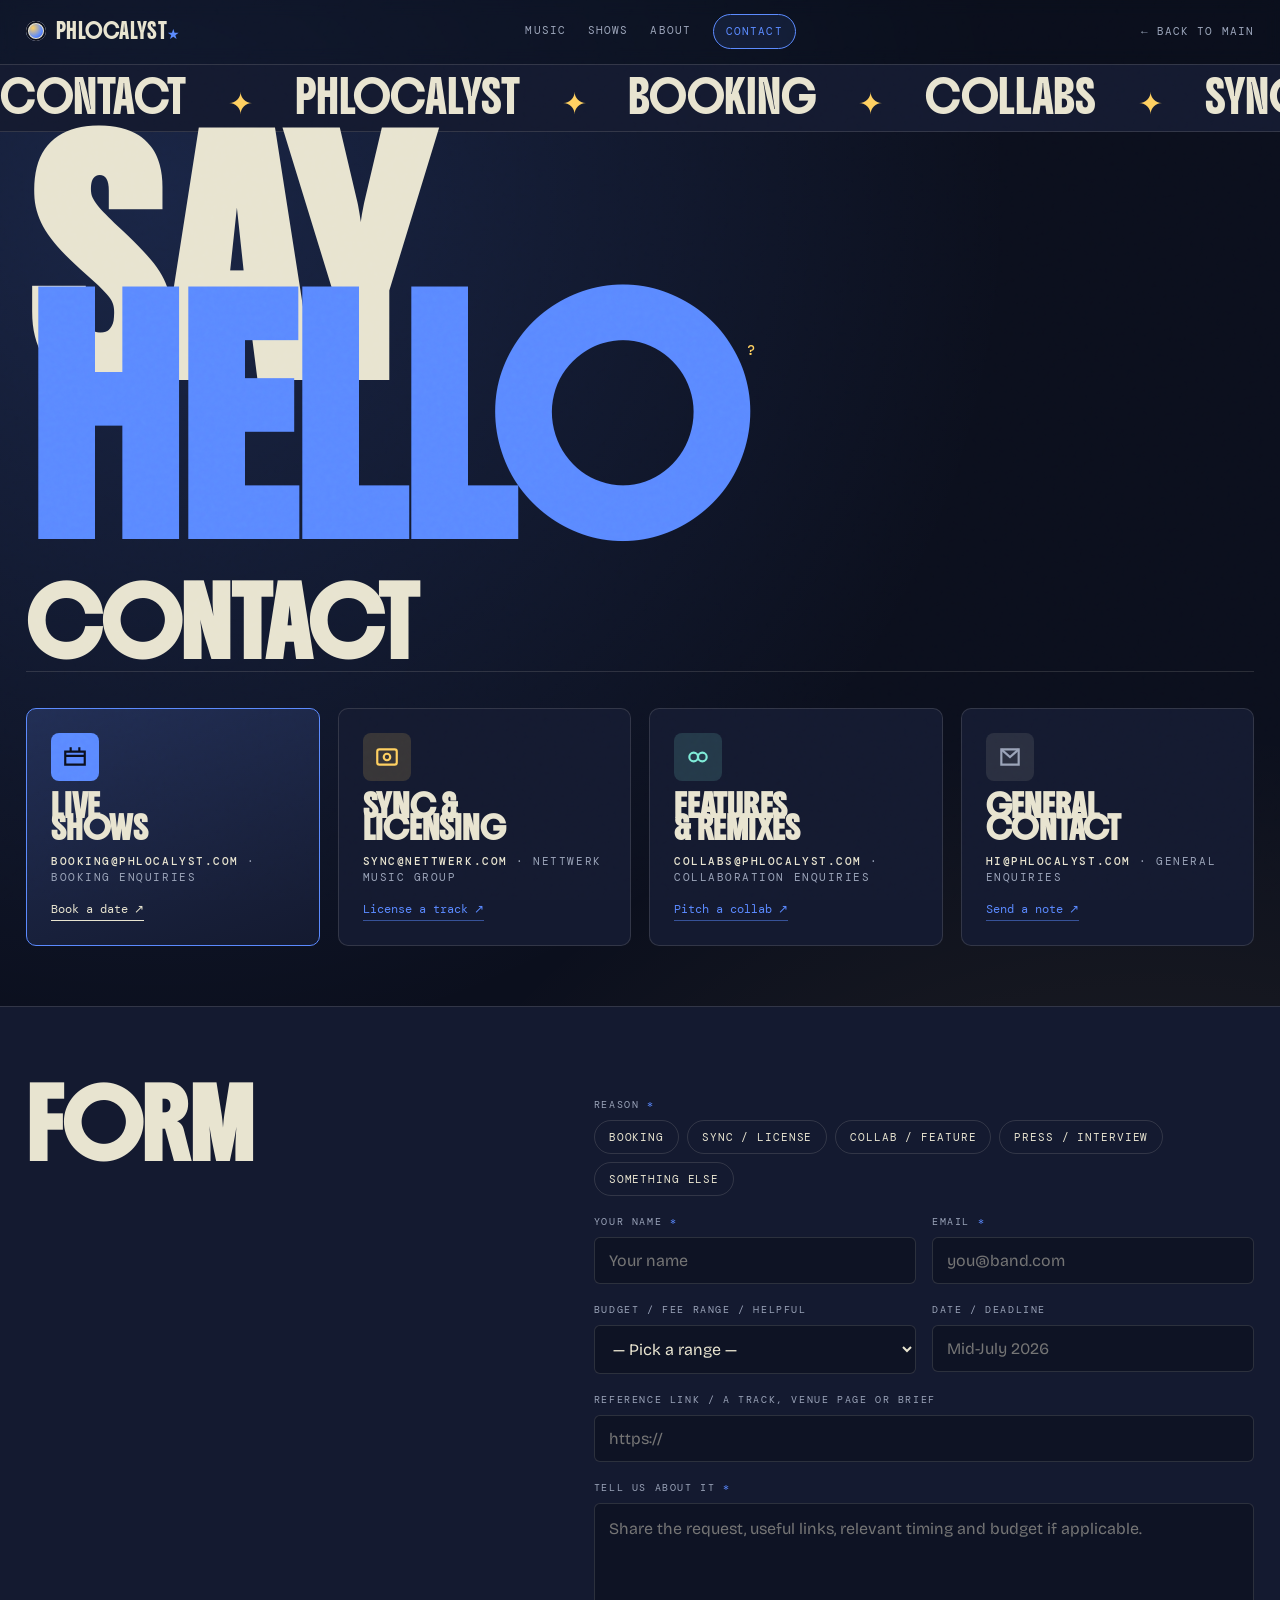
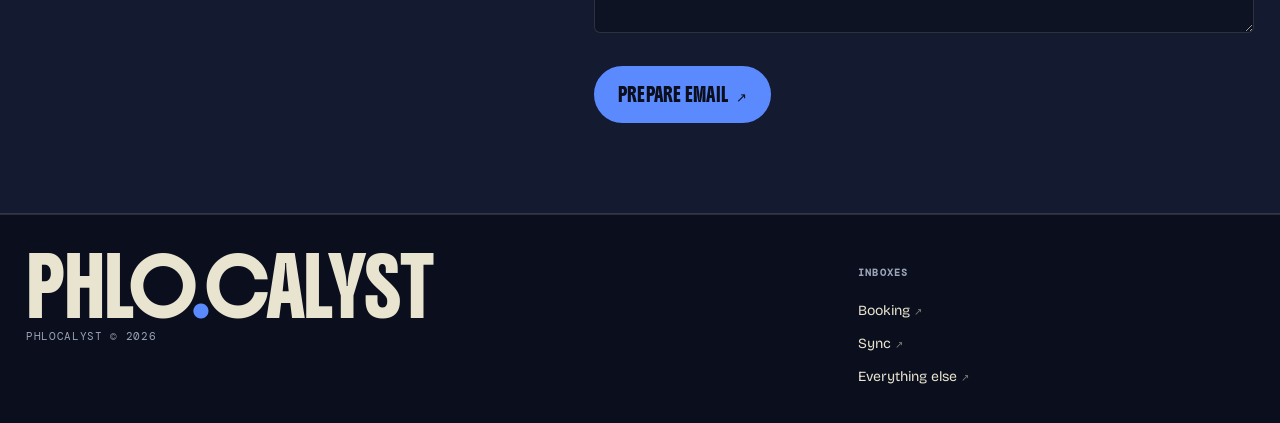
<file: Contact.html>
<!doctype html>
<html lang="en" data-theme="midnight" data-display="boldonse">
<head>
<meta charset="utf-8" />
<meta name="viewport" content="width=device-width, initial-scale=1, viewport-fit=cover" />
<title>Contact — Phlocalyst</title>
<meta name="description" content="Booking, sync licensing, collaborations and general contact for Phlocalyst. Represented by Nettwerk Music Group." />
<meta property="og:type" content="website" />
<meta property="og:site_name" content="Phlocalyst" />
<meta property="og:title" content="Contact — Phlocalyst" />
<meta property="og:description" content="Booking, sync licensing, collaborations and general contact for Phlocalyst. Represented by Nettwerk Music Group." />
<meta property="og:image" content="https://f4.bcbits.com/img/a1225331664_10.jpg" />
<meta name="twitter:card" content="summary" />
<meta name="twitter:title" content="Contact — Phlocalyst" />
<meta name="twitter:description" content="Booking, sync licensing, collaborations and general contact for Phlocalyst." />
<link rel="preconnect" href="https://fonts.googleapis.com" />
<link rel="preconnect" href="https://fonts.gstatic.com" crossorigin />
<link href="https://fonts.googleapis.com/css2?family=Boldonse&family=Bagel+Fat+One&family=Big+Shoulders+Display:wght@700;900&family=Bricolage+Grotesque:opsz,wght@12..96,400;12..96,500;12..96,600;12..96,700;12..96,800&family=DM+Mono:wght@400;500&family=Newsreader:ital,opsz,wght@0,6..72,300;0,6..72,400;1,6..72,300;1,6..72,400&display=swap" rel="stylesheet" />
<link rel="icon" type="image/svg+xml" href="data:image/svg+xml,%3Csvg xmlns='http://www.w3.org/2000/svg' viewBox='0 0 32 32'%3E%3Crect width='32' height='32' rx='6' fill='%23161009'/%3E%3Cpath d='M4 20 Q4 17 8 17 L20 17 Q22 17 22 15 L22 13 Q22 11 24 11 L28 11' stroke='%23ff5a1f' stroke-width='2.5' fill='none' stroke-linecap='round'/%3E%3Ccircle cx='6' cy='20' r='3' fill='none' stroke='%23ff5a1f' stroke-width='2'/%3E%3C/svg%3E" />
<link rel="stylesheet" href="contact.css?v=20260529" />
</head>
<body>

<a href="#main-content" class="skip-link">Skip to content</a>

<!-- TOP BAR -->
<header class="topbar">
  <a class="brand" href="index.html" aria-label="Phlocalyst home">
    <span class="glyph"></span>
    <span>PHLOCALYST<span style="color:var(--orange);">★</span></span>
  </a>
  <nav aria-label="Main navigation">
    <a href="Music.html">Music</a>
    <a href="Shows.html">Shows</a>
    <a href="About.html">About</a>
    <a href="Contact.html" aria-current="page">Contact</a>
  </nav>
  <div class="right">
    <a class="mobile-listen" href="https://open.spotify.com/artist/5xJ9q1lHwa8AShRof94oIt" target="_blank" rel="noopener">Spotify ↗</a>
    <a class="back" href="index.html">← BACK TO MAIN</a>
  </div>
</header>

<main id="main-content">

<!-- MARQUEE -->
<div class="marquee">
  <div class="track">
    <span class="item">CONTACT <span class="star">✦</span> PHLOCALYST <span class="star">✦</span> BOOKING <span class="star">✦</span> COLLABS <span class="star">✦</span> SYNC LICENSING <span class="star">✦</span></span>
    <span class="item">CONTACT <span class="star">✦</span> PHLOCALYST <span class="star">✦</span> BOOKING <span class="star">✦</span> COLLABS <span class="star">✦</span> SYNC LICENSING <span class="star">✦</span></span>
  </div>
</div>

<!-- HERO -->
<section class="hero">
  <h1>Say<br/><span class="o">hello<sup>?</sup></span></h1>
</section>

<!-- ROUTING -->
<section class="routing" id="routing">
  <div class="section-head">
    <h2>Contact</h2>
  </div>

  <div class="route-grid">
    <a class="route hot direct-mail" href="mailto:booking@phlocalyst.com" data-reason="booking">
      <div class="ic">
        <svg viewBox="0 0 24 24" fill="none" stroke="currentColor" stroke-width="2"><path d="M3 7h18v12H3z"/><path d="M8 3v4M16 3v4M3 11h18"/></svg>
      </div>
      <h3>Live<br/>Shows</h3>
      <div class="response"><b>booking@phlocalyst.com</b> · Booking enquiries</div>
      <span class="em">Book a date <span class="arr">↗</span></span>
    </a>

    <a class="route sync direct-mail" href="mailto:sync@nettwerk.com" data-reason="sync">
      <div class="ic">
        <svg viewBox="0 0 24 24" fill="none" stroke="currentColor" stroke-width="2"><rect x="3" y="5" width="18" height="14" rx="2"/><circle cx="12" cy="12" r="3"/><path d="M19 7v.01"/></svg>
      </div>
      <h3>Sync &amp;<br/>Licensing</h3>
      <div class="response"><b>sync@nettwerk.com</b> · Nettwerk Music Group</div>
      <span class="em">License a track <span class="arr">↗</span></span>
    </a>

    <a class="route collab direct-mail" href="mailto:collabs@phlocalyst.com" data-reason="collab">
      <div class="ic">
        <svg viewBox="0 0 24 24" fill="none" stroke="currentColor" stroke-width="2"><circle cx="8" cy="12" r="4"/><circle cx="16" cy="12" r="4"/></svg>
      </div>
      <h3>Features<br/>&amp; Remixes</h3>
      <div class="response"><b>collabs@phlocalyst.com</b> · Collaboration enquiries</div>
      <span class="em">Pitch a collab <span class="arr">↗</span></span>
    </a>

    <a class="route general direct-mail" href="mailto:hi@phlocalyst.com" data-reason="other">
      <div class="ic">
        <svg viewBox="0 0 24 24" fill="none" stroke="currentColor" stroke-width="2"><path d="M4 5h16v14H4z"/><path d="M4 5l8 7 8-7"/></svg>
      </div>
      <h3>General<br/>Contact</h3>
      <div class="response"><b>hi@phlocalyst.com</b> · General enquiries</div>
      <span class="em">Send a note <span class="arr">↗</span></span>
    </a>

  </div>
</section>

<!-- FORM -->
<section class="form-section" id="form">
  <div class="wrap">
    <div class="intro">
      <h2>Form</h2>
    </div>

    <form class="contact" id="contact-form" onsubmit="return handleSubmit(event)">
      <div class="full">
        <label id="reason-label">Reason <span class="req">*</span></label>
        <div class="reason-chips" id="reason-chips" role="radiogroup" aria-labelledby="reason-label">
          <button type="button" class="rc" role="radio" aria-checked="false" tabindex="0" data-v="booking">Booking</button>
          <button type="button" class="rc" role="radio" aria-checked="false" tabindex="-1" data-v="sync">Sync / License</button>
          <button type="button" class="rc" role="radio" aria-checked="false" tabindex="-1" data-v="collab">Collab / Feature</button>
          <button type="button" class="rc" role="radio" aria-checked="false" tabindex="-1" data-v="press">Press / Interview</button>
          <button type="button" class="rc" role="radio" aria-checked="false" tabindex="-1" data-v="other">Something else</button>
        </div>
        <input type="hidden" name="reason" id="reason-input" value="" />
        <p id="reason-error" class="mono" style="color:var(--orange);margin-top:8px;font-size:10px;letter-spacing:.1em;" hidden>PLEASE CHOOSE A REASON TO CONTINUE</p>
      </div>

      <div>
        <label>Your name <span class="req">*</span></label>
        <input type="text" name="name" required placeholder="Your name" />
      </div>
      <div>
        <label>Email <span class="req">*</span></label>
        <input type="email" name="email" required placeholder="you@band.com" />
      </div>

      <div>
        <label>Budget / Fee range <span style="color:var(--cream-dim);">/ helpful</span></label>
        <select name="budget">
          <option value="" disabled selected>— Pick a range —</option>
          <option>Under €1k</option>
          <option>€1k — €3k</option>
          <option>€3k — €8k</option>
          <option>€8k — €20k</option>
          <option>€20k+</option>
          <option>Non-commercial / charity</option>
          <option>Prefer to discuss</option>
        </select>
      </div>
      <div>
        <label>Date / Deadline</label>
        <input type="text" name="when" placeholder="Mid-July 2026" />
      </div>

      <div class="full">
        <label>Reference link <span style="color:var(--cream-dim);">/ a track, venue page or brief</span></label>
        <input type="url" name="ref" placeholder="https://" />
      </div>

      <div class="full">
        <label>Tell us about it <span class="req">*</span></label>
        <textarea name="msg" required placeholder="Share the request, useful links, relevant timing and budget if applicable."></textarea>
      </div>

      <div class="full submit-row">
        <button class="btn primary" type="submit">Prepare email <span class="arr">↗</span></button>
      </div>

      <div class="sent-veil">
        <div class="ok">Ready</div>
        <div class="msg">Your email draft has been opened.</div>
        <div class="fallback mono">If your mail app didn't open, write to: <a class="fallback-email" href="#">—</a></div>
        <button class="btn ghost" type="button" onclick="resetForm()">Prepare another</button>
      </div>
    </form>
  </div>
</section>

</main>

<!-- FOOTER -->
<footer class="foot">
  <div class="wrap">
    <div>
      <div class="big">PHLO<span class="o">.</span>CALYST</div>
      <div class="mono" style="margin-top:16px;color:var(--cream-dim);">Phlocalyst &copy; 2026</div>
    </div>
    <div>
      <h4>Inboxes</h4>
      <ul>
        <li><a href="mailto:booking@phlocalyst.com">Booking<span class="arr">↗</span></a></li>
        <li><a href="mailto:sync@nettwerk.com">Sync<span class="arr">↗</span></a></li>
        <li><a href="mailto:hi@phlocalyst.com">Everything else<span class="arr">↗</span></a></li>
      </ul>
    </div>
  </div>
</footer>

<script>
  const CONTACT_ROUTES = {
    booking: {
      label: 'Booking',
      recipient: 'booking@phlocalyst.com',
      subject: '[BOOKING] Event date / city',
      body: ['Event date:', 'Venue + city:', 'Proposed format:', 'Budget / fee range:', 'Reference link:', '', 'Short context:']
    },
    sync: {
      label: 'Sync / License',
      recipient: 'sync@nettwerk.com',
      subject: '[SYNC] Track / project deadline',
      body: ['Track:', 'Media use:', 'Territory + term:', 'Deadline:', 'Reference link / brief:', '', 'Short context:']
    },
    collab: {
      label: 'Collab / Feature',
      recipient: 'collabs@phlocalyst.com',
      subject: '[COLLAB] Track link / idea',
      body: ['Track link:', 'Idea:', 'Timeline:', 'Release plan:', '', 'Short context:']
    },
    press: {
      label: 'Press / Interview',
      recipient: 'hi@phlocalyst.com',
      subject: '[PRESS] Outlet / deadline',
      body: ['Outlet:', 'Format:', 'Deadline:', 'Reference link:', '', 'Short context:']
    },
    other: {
      label: 'General',
      recipient: 'hi@phlocalyst.com',
      subject: '[GENERAL] Website enquiry',
      body: ['Reason for writing:', 'Reference link:', '', 'Short context:']
    }
  };

  function mailtoFor(reason, fields){
    const route = CONTACT_ROUTES[reason] || CONTACT_ROUTES.other;
    const name = fields && fields.get ? fields.get('name') : '';
    const subject = fields ? `[${route.label.toUpperCase()}] ${name || 'Website enquiry'}` : route.subject;
    const body = fields ? [
      `Name: ${fields.get('name') || ''}`,
      `Email: ${fields.get('email') || ''}`,
      `Budget / fee range: ${fields.get('budget') || ''}`,
      `Date / deadline: ${fields.get('when') || ''}`,
      `Reference link: ${fields.get('ref') || ''}`,
      '',
      String(fields.get('msg') || '')
    ].join('\n') : route.body.join('\n');
    return {
      recipient: route.recipient,
      subject,
      body,
      href: `mailto:${route.recipient}?subject=${encodeURIComponent(subject)}&body=${encodeURIComponent(body)}`
    };
  }

  function selectReason(reason, focusButton){
    document.querySelectorAll('#reason-chips .rc').forEach((btn) => {
      const active = btn.dataset.v === reason;
      btn.classList.toggle('on', active);
      btn.setAttribute('aria-checked', String(active));
      btn.tabIndex = active ? 0 : -1;
      if (active && focusButton) btn.focus();
    });
    document.getElementById('reason-input').value = reason;
    document.getElementById('reason-error').hidden = true;
  }

  document.querySelectorAll('.direct-mail').forEach((link) => {
    const draft = mailtoFor(link.dataset.reason);
    link.href = draft.href;
    link.setAttribute('aria-label', `${link.textContent.trim()} - opens email app`);
  });

  document.querySelectorAll('#reason-chips .rc').forEach((btn, index, buttons) => {
    btn.addEventListener('click', () => selectReason(btn.dataset.v));
    btn.addEventListener('keydown', (e) => {
      const keys = ['ArrowRight', 'ArrowDown', 'ArrowLeft', 'ArrowUp', 'Home', 'End', ' ', 'Enter'];
      if (!keys.includes(e.key)) return;
      e.preventDefault();
      if (e.key === ' ' || e.key === 'Enter') {
        selectReason(btn.dataset.v);
        return;
      }
      let next = index;
      if (e.key === 'ArrowRight' || e.key === 'ArrowDown') next = (index + 1) % buttons.length;
      if (e.key === 'ArrowLeft' || e.key === 'ArrowUp') next = (index - 1 + buttons.length) % buttons.length;
      if (e.key === 'Home') next = 0;
      if (e.key === 'End') next = buttons.length - 1;
      selectReason(buttons[next].dataset.v, true);
    });
  });

  function handleSubmit(e){
    e.preventDefault();
    const form = document.getElementById('contact-form');
    const fields = new FormData(form);
    const reason = fields.get('reason') || '';
    if (!reason) {
      document.getElementById('reason-error').hidden = false;
      document.getElementById('reason-chips').scrollIntoView({behavior:'smooth', block:'center'});
      return false;
    }
    const draft = mailtoFor(reason, fields);
    const fallbackEl = form.querySelector('.fallback-email');
    if (fallbackEl) { fallbackEl.textContent = draft.recipient; fallbackEl.href = `mailto:${draft.recipient}`; }
    window.location.href = draft.href;
    form.classList.add('sent');
    return false;
  }

  function resetForm(){
    const form = document.getElementById('contact-form');
    form.classList.remove('sent');
    form.reset();
    document.querySelectorAll('#reason-chips .rc').forEach((b, index) => {
      b.classList.remove('on');
      b.setAttribute('aria-checked', 'false');
      b.tabIndex = index === 0 ? 0 : -1;
    });
    document.getElementById('reason-input').value = '';
    document.getElementById('reason-error').hidden = true;
    const formEl = document.getElementById('form');
    if (formEl) window.scrollTo({top: formEl.getBoundingClientRect().top + window.scrollY - 20, behavior: 'smooth'});
  }

  document.getElementById('contact-form').addEventListener('keydown', (e) => {
    if ((e.metaKey || e.ctrlKey) && e.key === 'Enter') {
      document.getElementById('contact-form').requestSubmit();
    }
  });
</script>

<script src="mobilenav.js?v=20260528-mobile"></script>
</body>
</html>
</file>
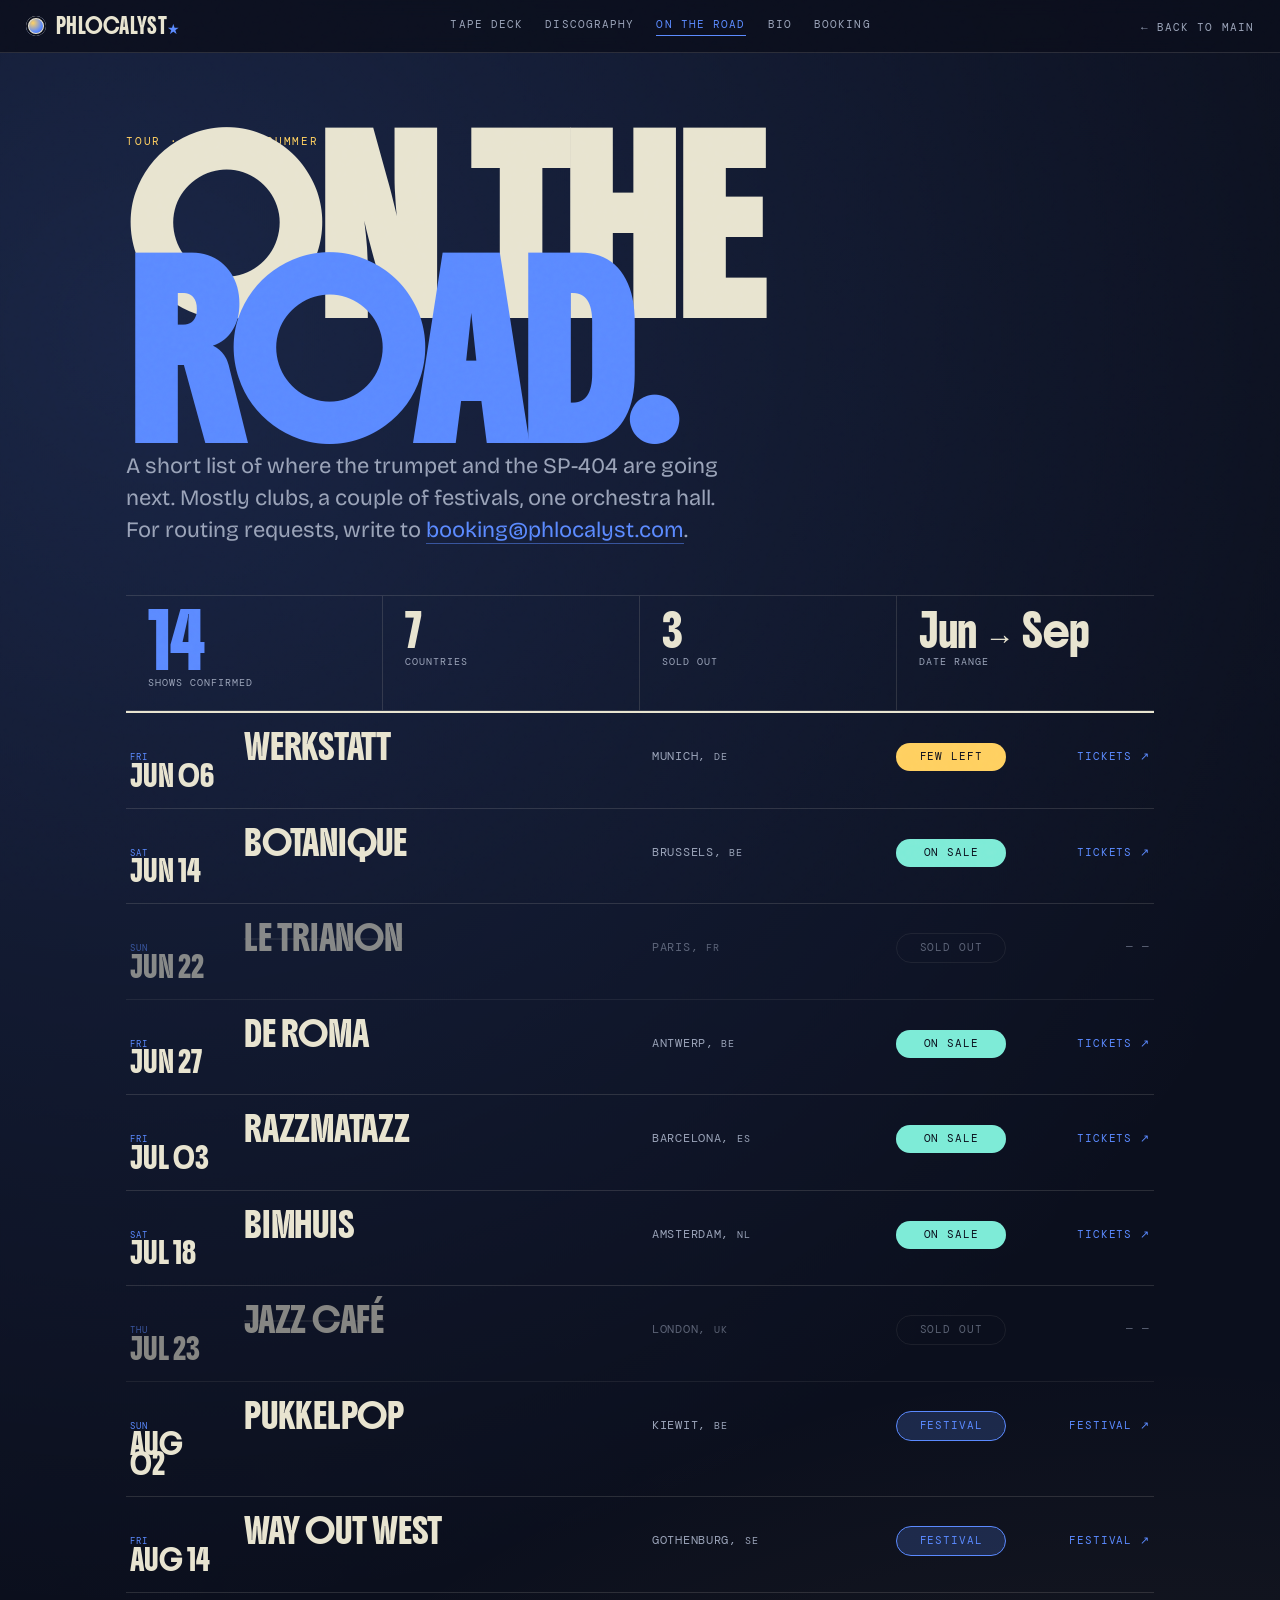
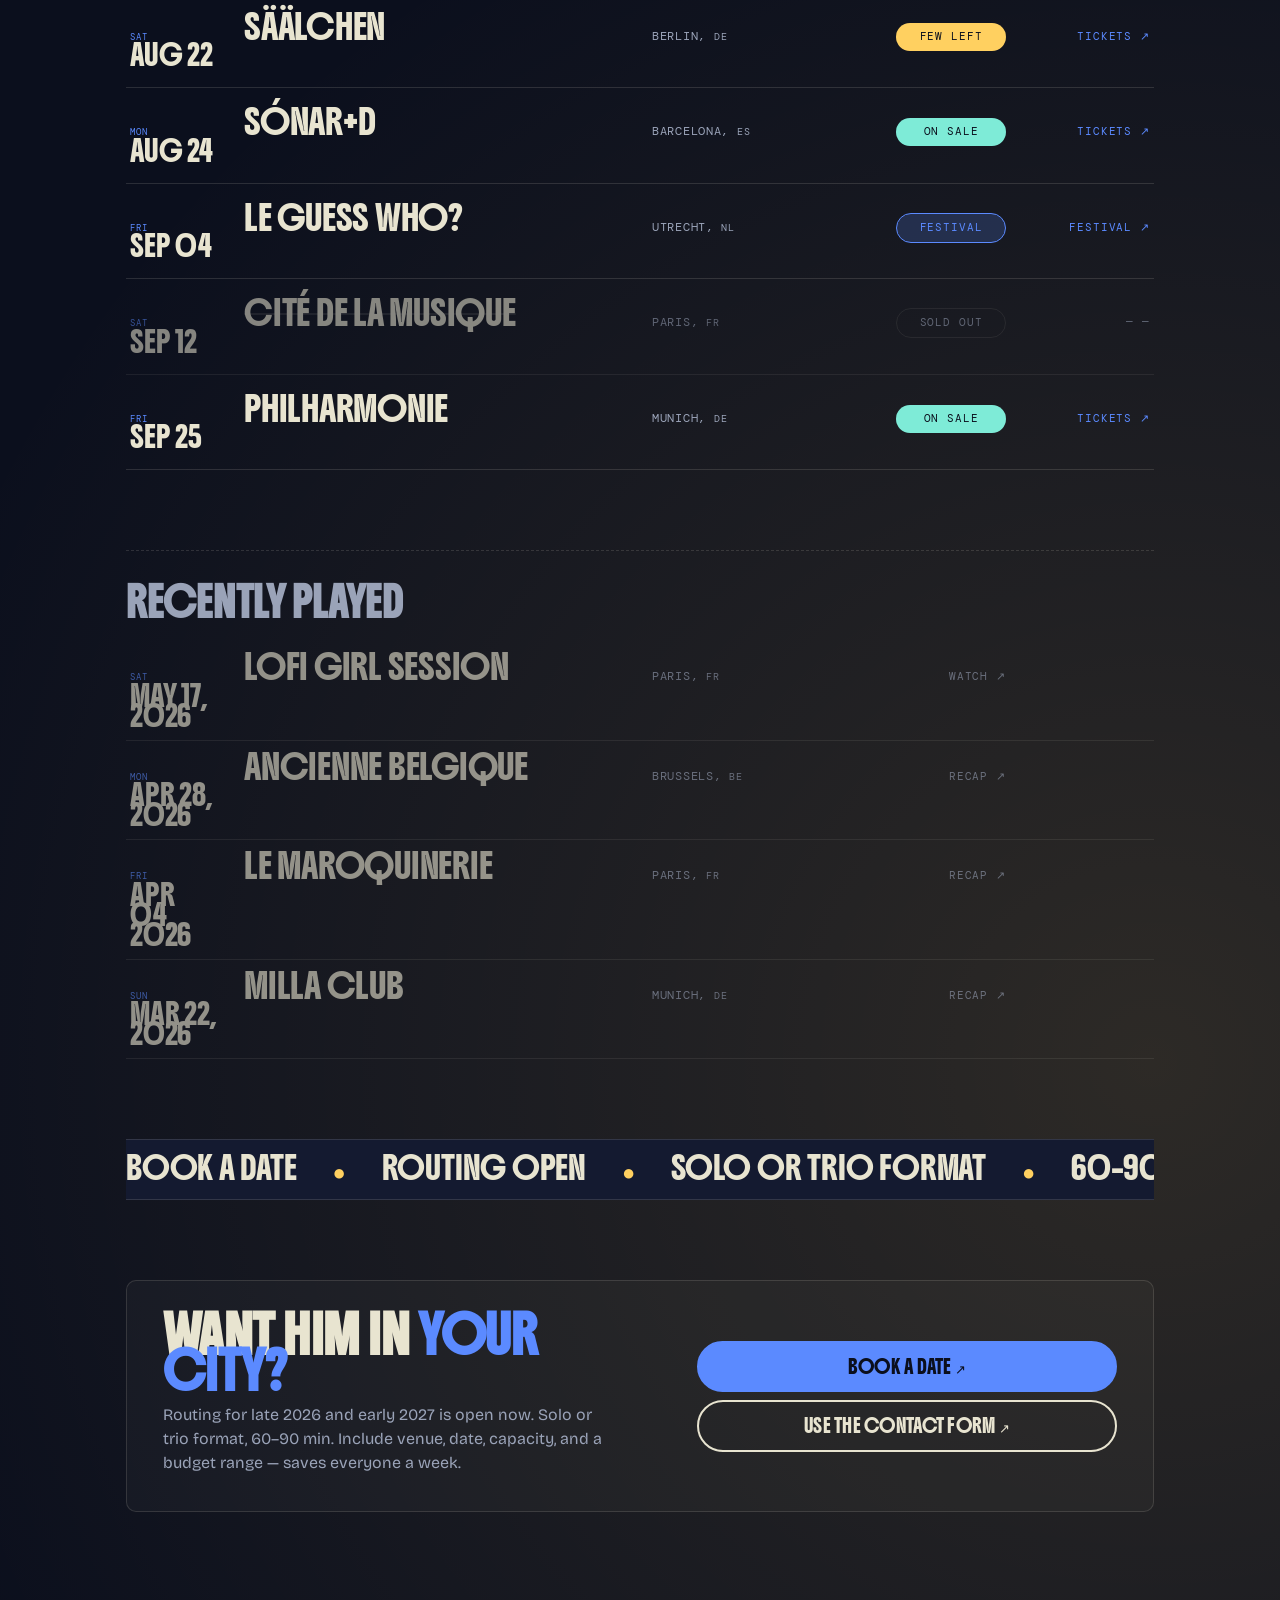
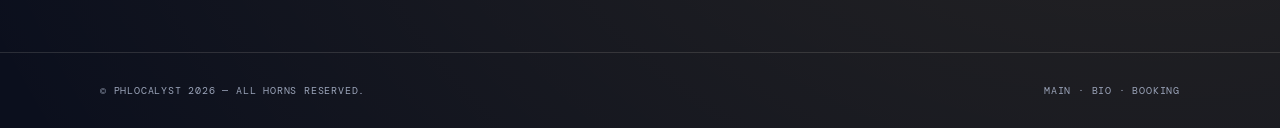
<file: On The Road.html>
<!doctype html>
<html lang="en" data-theme="midnight" data-display="boldonse">
<head>
<meta charset="utf-8" />
<meta name="viewport" content="width=device-width, initial-scale=1, viewport-fit=cover" />
<title>On The Road — Phlocalyst</title>
<link rel="preconnect" href="https://fonts.googleapis.com" />
<link rel="preconnect" href="https://fonts.gstatic.com" crossorigin />
<link href="https://fonts.googleapis.com/css2?family=Boldonse&family=Bagel+Fat+One&family=Big+Shoulders+Display:wght@700;900&family=Bricolage+Grotesque:opsz,wght@12..96,400;12..96,500;12..96,600;12..96,700&family=DM+Mono:wght@400;500&display=swap" rel="stylesheet" />
<link rel="icon" type="image/svg+xml" href="data:image/svg+xml,%3Csvg xmlns='http://www.w3.org/2000/svg' viewBox='0 0 32 32'%3E%3Crect width='32' height='32' rx='6' fill='%23161009'/%3E%3Ccircle cx='11' cy='16' r='4' fill='%23ff5a1f'/%3E%3Crect x='15' y='14' width='4' height='4' fill='%23ff5a1f'/%3E%3Crect x='19' y='14.5' width='10' height='3' rx='1' fill='%23ff5a1f'/%3E%3C/svg%3E" />
<style>
  :root{
    --coal:#161009;--coal-2:#1f180e;--cream:#f5ead0;--cream-dim:#bdb29a;
    --orange:#ff5a1f;--amber:#f0a431;--acid:#d4e23a;--oxblood:#7a1f15;
    --rule:rgba(245,234,208,0.16);
    --display:'Boldonse','Arial Black',sans-serif;
  }
  html[data-theme="midnight"]{--coal:#0b0f1d;--coal-2:#141a30;--cream:#e8e4d0;--cream-dim:#9aa3b8;--orange:#5b8aff;--amber:#ffd060;--acid:#7eebd7;--oxblood:#3a2255;--rule:rgba(232,228,208,0.14);}
  html[data-theme="cream"]{--coal:#efe6cc;--coal-2:#e6dab8;--cream:#1a1410;--cream-dim:#5a4a36;--orange:#d8431a;--amber:#c98a1b;--acid:#7a8a1f;--oxblood:#7a1f15;--rule:rgba(26,20,16,0.18);}
  html[data-theme="acid"]{--coal:#0a0a06;--coal-2:#161208;--cream:#eaeaea;--cream-dim:#7a7a6a;--orange:#d4e23a;--amber:#a8ff3e;--acid:#ff2dd1;--oxblood:#2a3a05;--rule:rgba(234,234,234,0.16);}
  html[data-display="bagel"]{--display:'Bagel Fat One','Arial Black',sans-serif;}
  html[data-display="bigshoulders"]{--display:'Big Shoulders Display','Arial Black',sans-serif;}

  *{box-sizing:border-box;margin:0;padding:0}
  html{scroll-behavior:smooth;scroll-padding-top:60px;}
  html,body{background:var(--coal);color:var(--cream);}
  body{
    font-family:'Bricolage Grotesque',system-ui,sans-serif;font-size:16px;line-height:1.5;overflow-x:hidden;
    background-image:
      radial-gradient(circle at 12% 10%,color-mix(in oklab,var(--orange) 18%,transparent),transparent 40%),
      radial-gradient(circle at 90% 80%,color-mix(in oklab,var(--amber) 14%,transparent),transparent 45%);
  }
  body::before{content:'';position:fixed;inset:0;pointer-events:none;z-index:100;opacity:.05;mix-blend-mode:overlay;will-change:transform;contain:strict;
    background-image:url("data:image/svg+xml,%3Csvg viewBox='0 0 200 200' xmlns='http://www.w3.org/2000/svg'%3E%3Cfilter id='n'%3E%3CfeTurbulence type='fractalNoise' baseFrequency='0.85' numOctaves='2' stitchTiles='stitch'/%3E%3C/filter%3E%3Crect width='100%25' height='100%25' filter='url(%23n)'/%3E%3C/svg%3E");
  }
  .skip-link{position:absolute;left:-9999px;top:6px;z-index:9999;padding:8px 16px;background:var(--orange);color:var(--coal);font-family:'DM Mono',monospace;font-size:11px;letter-spacing:.08em;text-transform:uppercase;border-radius:4px;}
  .skip-link:focus{left:6px;}
  a{color:inherit;text-decoration:none;}
  .mono{font-family:'DM Mono',ui-monospace,monospace;font-size:11px;letter-spacing:0.06em;text-transform:uppercase;}

  /* TOPBAR */
  .topbar{position:sticky;top:0;z-index:50;display:flex;align-items:center;justify-content:space-between;padding:14px 26px;background:color-mix(in oklab,var(--coal) 86%,transparent);backdrop-filter:blur(8px);border-bottom:1px solid var(--rule);}
  .topbar .brand{display:flex;align-items:center;gap:10px;font-family:var(--display);font-size:14px;letter-spacing:.02em;}
  .topbar .brand .glyph{width:20px;height:20px;border-radius:50%;background:radial-gradient(circle at 35% 35%,var(--amber),var(--orange) 50%,var(--oxblood));box-shadow:inset 0 0 0 2px var(--coal),inset 0 0 0 3px var(--cream);}
  .topbar nav{display:flex;gap:22px;}
  .topbar nav a{font-family:'DM Mono',monospace;font-size:11px;letter-spacing:.1em;text-transform:uppercase;color:var(--cream-dim);transition:color .15s;}
  .topbar nav a:hover{color:var(--orange);}
  .topbar nav a.active{color:var(--orange);border-bottom:1px solid var(--orange);padding-bottom:2px;}
  .back{font-family:'DM Mono',monospace;font-size:11px;color:var(--cream-dim);letter-spacing:.1em;text-transform:uppercase;}
  .back:hover{color:var(--cream);}

  /* PAGE */
  .page{max-width:1080px;margin:0 auto;padding:80px 26px 60px;}

  .label{font-family:'DM Mono',monospace;font-size:11px;letter-spacing:.16em;text-transform:uppercase;color:var(--amber);margin-bottom:20px;}
  h1{font-family:var(--display);font-size:clamp(72px,12vw,168px);line-height:.82;letter-spacing:-.035em;text-transform:uppercase;color:var(--cream);}
  h1 .o{color:var(--orange);}
  .lede{margin-top:30px;font-size:22px;line-height:1.45;max-width:620px;color:var(--cream-dim);}
  .lede em{color:var(--amber);font-style:italic;}
  .lede a{color:var(--orange);border-bottom:1px solid color-mix(in oklab,var(--orange) 50%,transparent);}
  .lede a:hover{color:var(--cream);border-color:var(--cream);}

  /* SUMMARY ROW */
  .summary{
    margin-top:48px;display:grid;grid-template-columns:repeat(4,1fr);gap:0;
    border-top:1px solid var(--rule);border-bottom:1px solid var(--rule);
  }
  .summary .cell{padding:20px 22px;border-right:1px solid var(--rule);}
  .summary .cell:last-child{border-right:0;}
  .summary .v{font-family:var(--display);font-size:30px;line-height:1;color:var(--cream);letter-spacing:-.01em;}
  .summary .v.hot{color:var(--orange);}
  .summary .l{font-family:'DM Mono',monospace;font-size:10px;letter-spacing:.1em;text-transform:uppercase;color:var(--cream-dim);margin-top:8px;}

  /* MONTH GROUP */
  .month{margin-top:70px;}
  .month-head{display:flex;align-items:baseline;justify-content:space-between;padding-bottom:14px;border-bottom:2px solid var(--cream);margin-bottom:8px;}
  .month-head .name{font-family:var(--display);font-size:38px;line-height:1;text-transform:uppercase;letter-spacing:-.02em;}
  .month-head .name .y{color:var(--cream-dim);font-size:24px;margin-left:10px;}
  .month-head .count{font-family:'DM Mono',monospace;font-size:11px;letter-spacing:.1em;text-transform:uppercase;color:var(--cream-dim);}

  /* SHOW ROW — DELIBERATELY SIMPLE */
  .show{
    display:grid;grid-template-columns:90px 1fr 220px 110px 120px;gap:24px;align-items:baseline;
    padding:22px 4px;border-bottom:1px solid var(--rule);
    transition:padding .15s ease,background .15s ease;
  }
  .show:hover{background:color-mix(in oklab,var(--cream) 4%,transparent);padding-left:16px;}
  .show .date{display:flex;flex-direction:column;gap:1px;}
  .show .date .d{font-family:'DM Mono',monospace;font-size:9px;letter-spacing:.12em;text-transform:uppercase;color:var(--orange);}
  .show .date .n{font-family:var(--display);font-size:20px;line-height:1;letter-spacing:-.01em;text-transform:uppercase;color:var(--cream);}
  .show .name{font-family:var(--display);font-size:24px;line-height:1.05;letter-spacing:-.01em;text-transform:uppercase;color:var(--cream);}
  .show .city{font-family:'DM Mono',monospace;font-size:12px;letter-spacing:.06em;text-transform:uppercase;color:var(--cream-dim);}
  .cc{font-family:'DM Mono',monospace;font-size:10px;letter-spacing:.1em;color:var(--cream-dim);}
  .show .status{font-family:'DM Mono',monospace;font-size:10.5px;letter-spacing:.08em;text-transform:uppercase;padding:6px 10px;border-radius:999px;text-align:center;}
  .show .status.on{background:var(--acid);color:var(--coal);}
  .show .status.few{background:var(--amber);color:var(--coal);}
  .show .status.sold{background:transparent;color:var(--cream-dim);border:1px solid var(--rule);}
  .show .status.fest{background:color-mix(in oklab,var(--orange) 20%,transparent);color:var(--orange);border:1px solid var(--orange);}
  .show .tix{font-family:'DM Mono',monospace;font-size:11px;letter-spacing:.08em;text-transform:uppercase;color:var(--orange);text-align:right;}
  .show .tix:hover{color:var(--cream);}
  .show .tix.muted{color:var(--cream-dim);pointer-events:none;}
  .show.sold-row{opacity:.55;}
  .show.sold-row .name{text-decoration:line-through;text-decoration-color:var(--rule);}
  .show.sold-row:hover{background:transparent;padding-left:4px;cursor:default;}
  .summary .cell:first-child .v{font-size:clamp(36px,4vw,52px);}
  .shows-list{margin-top:0;border-top:2px solid var(--cream);}

  /* PAST */
  .past{margin-top:80px;padding-top:30px;border-top:1px dashed var(--rule);}
  .past h3{font-family:var(--display);font-size:28px;text-transform:uppercase;letter-spacing:-.01em;color:var(--cream-dim);margin-bottom:18px;}
  .past .show{padding:14px 4px;opacity:.6;}
  .past .show:hover{opacity:.85;}
  .past .show .status{display:none;}
  .past .show .tix{color:var(--cream-dim);}

  /* BOOKING CTA */
  .book-cta{
    margin-top:80px;padding:36px;
    border:1px solid var(--rule);border-radius:10px;
    background:color-mix(in oklab,var(--cream) 3%,transparent);
    display:grid;grid-template-columns:1.2fr 1fr;gap:30px;align-items:center;
  }
  .book-cta h3{font-family:var(--display);font-size:36px;line-height:1;text-transform:uppercase;letter-spacing:-.015em;color:var(--cream);}
  .book-cta h3 .o{color:var(--orange);}
  .book-cta p{font-size:16px;line-height:1.5;color:var(--cream-dim);margin-top:14px;max-width:440px;}
  .book-cta p em{color:var(--amber);font-style:italic;}
  .book-cta .actions{display:flex;flex-direction:column;gap:8px;}
  .btn{font-family:var(--display);text-transform:uppercase;font-size:13px;letter-spacing:.02em;padding:14px 20px;border-radius:999px;display:inline-flex;align-items:center;justify-content:center;gap:8px;border:2px solid var(--cream);color:var(--cream);transition:transform .15s ease,background .15s ease,color .15s ease;}
  .btn:hover{transform:translateY(-2px);}
  .btn.primary{background:var(--orange);border-color:var(--orange);color:var(--coal);}
  .btn.primary:hover{background:var(--amber);border-color:var(--amber);}
  .btn.ghost:hover{background:var(--cream);color:var(--coal);}

  /* FOOTER — minimal */
  footer.foot{margin-top:80px;border-top:1px solid var(--rule);padding:30px 26px;}
  footer.foot .wrap{max-width:1080px;margin:0 auto;display:flex;justify-content:space-between;align-items:center;gap:20px;font-family:'DM Mono',monospace;font-size:10px;letter-spacing:.08em;text-transform:uppercase;color:var(--cream-dim);flex-wrap:wrap;}
  footer.foot .wrap a:hover{color:var(--orange);}

  /* ROAD MARQUEE */
  @keyframes scroll{from{transform:translateX(0)}to{transform:translateX(-50%)}}
  .road-marquee{overflow:hidden;white-space:nowrap;border-block:1px solid var(--rule);padding:12px 0;background:var(--coal-2);margin:80px 0 0;}
  .road-marquee .track{display:inline-flex;gap:36px;animation:scroll 22s linear infinite;}
  .road-marquee span{font-family:var(--display);font-size:clamp(13px,3vw,22px);letter-spacing:-.01em;text-transform:uppercase;display:inline-flex;align-items:center;gap:36px;}
  .road-marquee .star{color:var(--amber);}

  @media (max-width:780px){
    h1{font-size:64px;}
    .summary{grid-template-columns:repeat(2,1fr);}
    .summary .cell{border-right:0;border-bottom:1px solid var(--rule);}
    .show{grid-template-columns:1fr 1fr;gap:10px;}
    .show .city,.show .status:not(.sold){display:none;}
    .show .tix{text-align:left;}
    .show.sold-row .name::after{content:' · SOLD';font-family:'DM Mono',monospace;font-size:10px;letter-spacing:.08em;color:var(--cream-dim);text-decoration:none;display:inline-block;margin-left:6px;}
    .book-cta{grid-template-columns:1fr;}
    .topbar nav{display:none;}
  }
</style>
</head>
<body data-screen-label="On the Road">

<a href="#main-content" class="skip-link">Skip to content</a>

<!-- TOPBAR -->
<header class="topbar">
  <div class="brand">
    <span class="glyph"></span>
    <a href="index.html"><span>PHLOCALYST<span style="color:var(--orange);">★</span></span></a>
  </div>
  <nav>
    <a href="index.html#deck">Tape Deck</a>
    <a href="index.html#disco">Discography</a>
    <a class="active" href="On The Road.html">On The Road</a>
    <a href="Bio.html">Bio</a>
    <a href="Contact.html">Booking</a>
  </nav>
  <div class="right">
    <a class="back" href="index.html">← BACK TO MAIN</a>
  </div>
</header>

<!-- PAGE -->
<main class="page" id="main-content">

  <div class="label">Tour · Spring &amp; Summer 2026</div>
  <h1>On The<br/><span class="o">Road.</span></h1>
  <p class="lede">A short list of where the trumpet and the SP-404 are going next. Mostly clubs, a couple of festivals, one orchestra hall. For routing requests, write to <a href="mailto:booking@phlocalyst.com">booking@phlocalyst.com</a>.</p>

  <!-- SUMMARY -->
  <div class="summary">
    <div class="cell"><div class="v hot">14</div><div class="l">Shows confirmed</div></div>
    <div class="cell"><div class="v">7</div><div class="l">Countries</div></div>
    <div class="cell"><div class="v">3</div><div class="l">Sold out</div></div>
    <div class="cell"><div class="v">Jun → Sep</div><div class="l">Date range</div></div>
  </div>

  <!-- SHOWS -->
  <div class="shows-list">
    <div class="show">
      <div class="date"><span class="d">FRI</span><span class="n">JUN 06</span></div>
      <div class="name">Werkstatt</div>
      <div class="city">Munich, <span class="cc">DE</span></div>
      <div class="status few">Few left</div>
      <a class="tix" href="#">Tickets ↗</a>
    </div>
    <div class="show">
      <div class="date"><span class="d">SAT</span><span class="n">JUN 14</span></div>
      <div class="name">Botanique</div>
      <div class="city">Brussels, <span class="cc">BE</span></div>
      <div class="status on">On sale</div>
      <a class="tix" href="#">Tickets ↗</a>
    </div>
    <div class="show sold-row">
      <div class="date"><span class="d">SUN</span><span class="n">JUN 22</span></div>
      <div class="name">Le Trianon</div>
      <div class="city">Paris, <span class="cc">FR</span></div>
      <div class="status sold">Sold out</div>
      <span class="tix muted">— —</span>
    </div>
    <div class="show">
      <div class="date"><span class="d">FRI</span><span class="n">JUN 27</span></div>
      <div class="name">De Roma</div>
      <div class="city">Antwerp, <span class="cc">BE</span></div>
      <div class="status on">On sale</div>
      <a class="tix" href="#">Tickets ↗</a>
    </div>
    <div class="show">
      <div class="date"><span class="d">FRI</span><span class="n">JUL 03</span></div>
      <div class="name">Razzmatazz</div>
      <div class="city">Barcelona, <span class="cc">ES</span></div>
      <div class="status on">On sale</div>
      <a class="tix" href="#">Tickets ↗</a>
    </div>
    <div class="show">
      <div class="date"><span class="d">SAT</span><span class="n">JUL 18</span></div>
      <div class="name">Bimhuis</div>
      <div class="city">Amsterdam, <span class="cc">NL</span></div>
      <div class="status on">On sale</div>
      <a class="tix" href="#">Tickets ↗</a>
    </div>
    <div class="show sold-row">
      <div class="date"><span class="d">THU</span><span class="n">JUL 23</span></div>
      <div class="name">Jazz Café</div>
      <div class="city">London, <span class="cc">UK</span></div>
      <div class="status sold">Sold out</div>
      <span class="tix muted">— —</span>
    </div>
    <div class="show">
      <div class="date"><span class="d">SUN</span><span class="n">AUG 02</span></div>
      <div class="name">Pukkelpop</div>
      <div class="city">Kiewit, <span class="cc">BE</span></div>
      <div class="status fest">Festival</div>
      <a class="tix" href="#">Festival ↗</a>
    </div>
    <div class="show">
      <div class="date"><span class="d">FRI</span><span class="n">AUG 14</span></div>
      <div class="name">Way Out West</div>
      <div class="city">Gothenburg, <span class="cc">SE</span></div>
      <div class="status fest">Festival</div>
      <a class="tix" href="#">Festival ↗</a>
    </div>
    <div class="show">
      <div class="date"><span class="d">SAT</span><span class="n">AUG 22</span></div>
      <div class="name">Säälchen</div>
      <div class="city">Berlin, <span class="cc">DE</span></div>
      <div class="status few">Few left</div>
      <a class="tix" href="#">Tickets ↗</a>
    </div>
    <div class="show">
      <div class="date"><span class="d">MON</span><span class="n">AUG 24</span></div>
      <div class="name">Sónar+D</div>
      <div class="city">Barcelona, <span class="cc">ES</span></div>
      <div class="status on">On sale</div>
      <a class="tix" href="#">Tickets ↗</a>
    </div>
    <div class="show">
      <div class="date"><span class="d">FRI</span><span class="n">SEP 04</span></div>
      <div class="name">Le Guess Who?</div>
      <div class="city">Utrecht, <span class="cc">NL</span></div>
      <div class="status fest">Festival</div>
      <a class="tix" href="#">Festival ↗</a>
    </div>
    <div class="show sold-row">
      <div class="date"><span class="d">SAT</span><span class="n">SEP 12</span></div>
      <div class="name">Cité de la Musique</div>
      <div class="city">Paris, <span class="cc">FR</span></div>
      <div class="status sold">Sold out</div>
      <span class="tix muted">— —</span>
    </div>
    <div class="show">
      <div class="date"><span class="d">FRI</span><span class="n">SEP 25</span></div>
      <div class="name">Philharmonie</div>
      <div class="city">Munich, <span class="cc">DE</span></div>
      <div class="status on">On sale</div>
      <a class="tix" href="#">Tickets ↗</a>
    </div>
  </div>

  <!-- PAST -->
  <section class="past">
    <h3>Recently played</h3>
    <div class="show">
      <div class="date"><span class="d">SAT</span><span class="n">MAY 17, 2026</span></div>
      <div class="name">Lofi Girl Session</div>
      <div class="city">Paris, <span class="cc">FR</span></div>
      <a class="tix" href="#">Watch ↗</a>
    </div>
    <div class="show">
      <div class="date"><span class="d">MON</span><span class="n">APR 28, 2026</span></div>
      <div class="name">Ancienne Belgique</div>
      <div class="city">Brussels, <span class="cc">BE</span></div>
      <a class="tix" href="#">Recap ↗</a>
    </div>
    <div class="show">
      <div class="date"><span class="d">FRI</span><span class="n">APR 04, 2026</span></div>
      <div class="name">Le Maroquinerie</div>
      <div class="city">Paris, <span class="cc">FR</span></div>
      <a class="tix" href="#">Recap ↗</a>
    </div>
    <div class="show">
      <div class="date"><span class="d">SUN</span><span class="n">MAR 22, 2026</span></div>
      <div class="name">Milla Club</div>
      <div class="city">Munich, <span class="cc">DE</span></div>
      <a class="tix" href="#">Recap ↗</a>
    </div>
  </section>

  <div class="road-marquee" aria-hidden="true">
    <div class="track">
      <span>BOOK A DATE <span class="star">●</span> ROUTING OPEN <span class="star">●</span> SOLO OR TRIO FORMAT <span class="star">●</span> 60–90 MIN <span class="star">●</span></span>
      <span>BOOK A DATE <span class="star">●</span> ROUTING OPEN <span class="star">●</span> SOLO OR TRIO FORMAT <span class="star">●</span> 60–90 MIN <span class="star">●</span></span>
    </div>
  </div>

  <!-- BOOKING CTA -->
  <section class="book-cta">
    <div>
      <h3>Want him in <span class="o">your city?</span></h3>
      <p>Routing for late 2026 and early 2027 is open now. Solo or trio format, 60–90 min. Include venue, date, capacity, and a budget range — saves everyone a&nbsp;week.</p>
    </div>
    <div class="actions">
      <a class="btn primary" href="mailto:booking@phlocalyst.com">Book a date ↗</a>
      <a class="btn ghost" href="Contact.html#form">Use the contact form ↗</a>
    </div>
  </section>

</main>

<!-- FOOTER -->
<footer class="foot">
  <div class="wrap">
    <span>© Phlocalyst 2026 — All horns reserved.</span>
    <span><a href="index.html">Main</a> · <a href="Bio.html">Bio</a> · <a href="Contact.html">Booking</a></span>
  </div>
</footer>

<script src="mobilenav.js"></script>
</body>
</html>
</file>
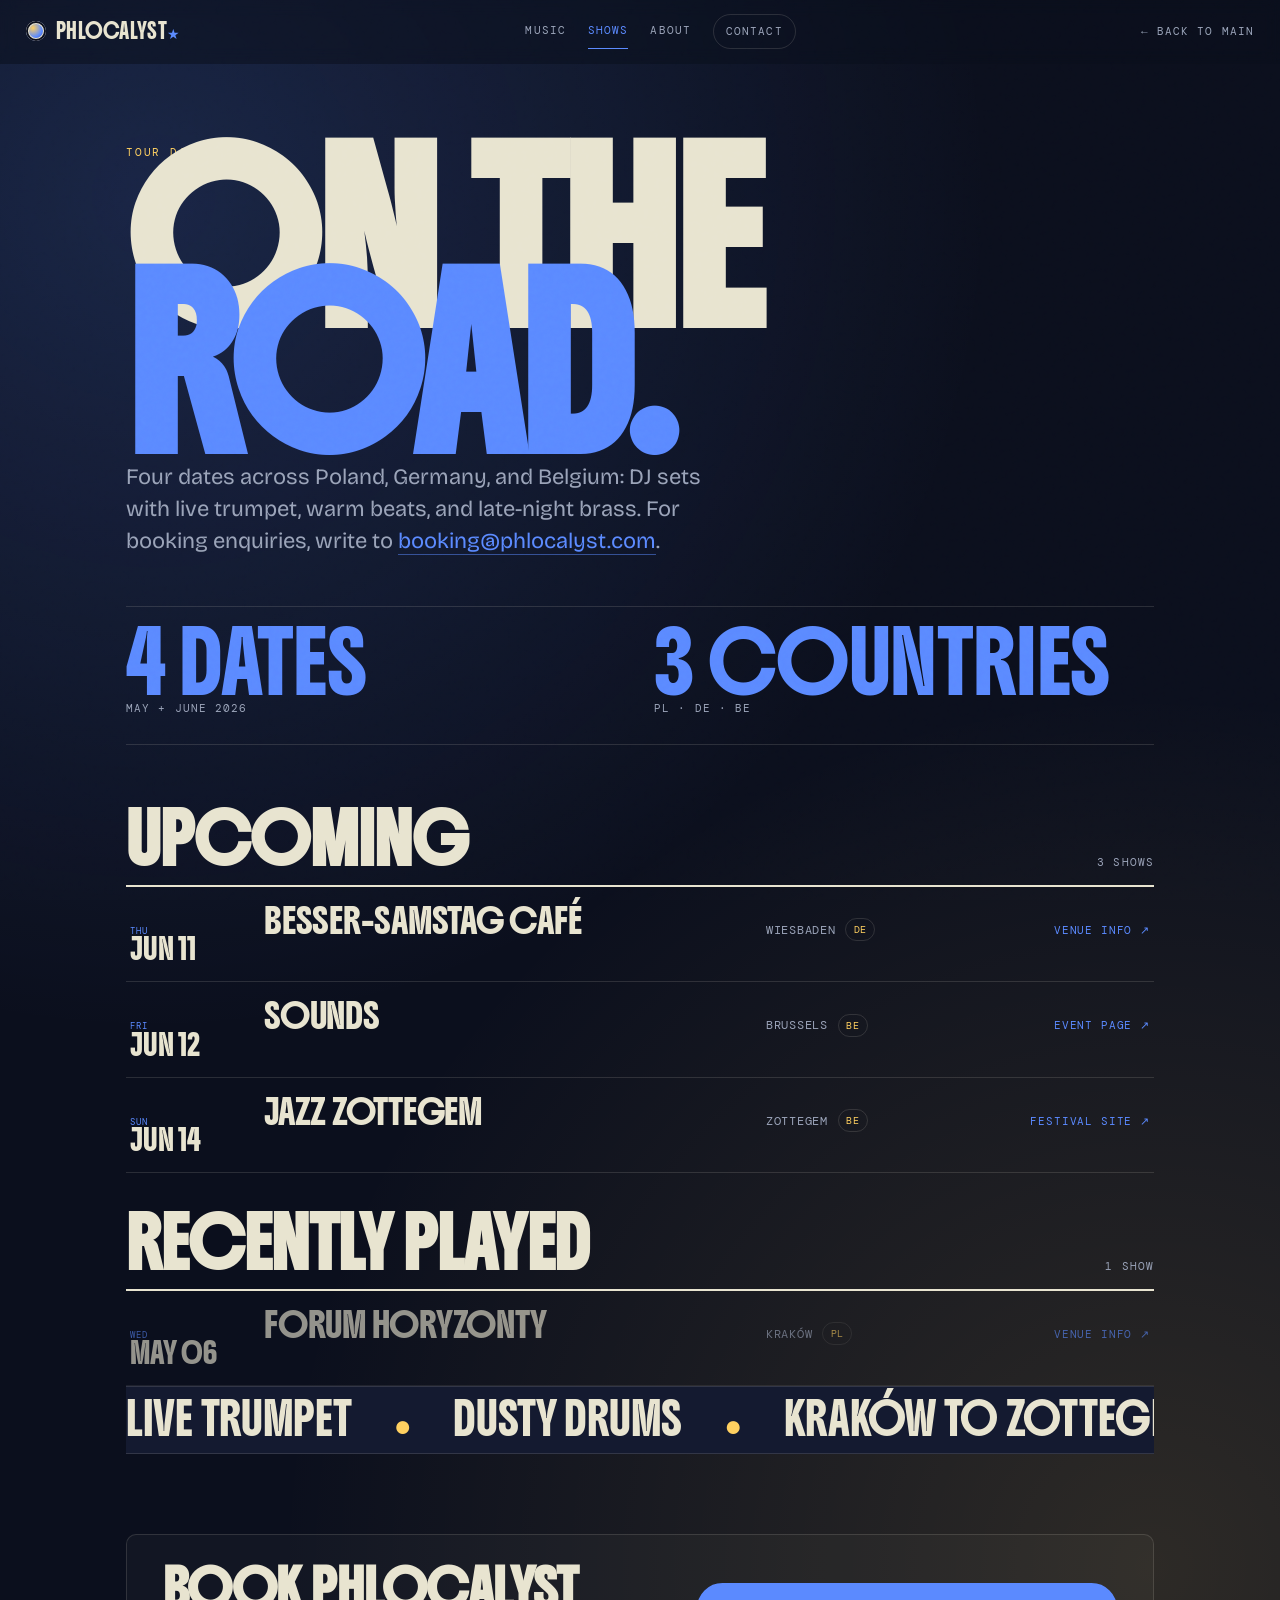
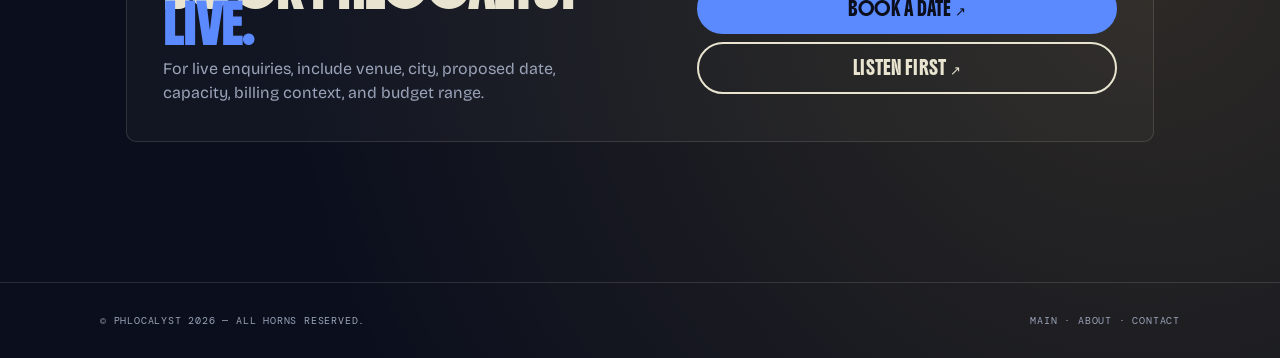
<file: Shows.html>
<!doctype html>
<html lang="en" data-theme="midnight" data-display="boldonse">
<head>
<meta charset="utf-8" />
<meta name="viewport" content="width=device-width, initial-scale=1, viewport-fit=cover" />
<title>Shows — Phlocalyst</title>
<meta name="description" content="Tour dates and live booking enquiries for Phlocalyst — DJ sets with live trumpet." />
<meta property="og:type" content="website" />
<meta property="og:site_name" content="Phlocalyst" />
<meta property="og:title" content="Shows — Phlocalyst" />
<meta property="og:description" content="Tour dates and live booking enquiries for Phlocalyst — DJ sets with live trumpet." />
<meta property="og:image" content="https://f4.bcbits.com/img/a1225331664_10.jpg" />
<meta name="twitter:card" content="summary" />
<meta name="twitter:title" content="Shows — Phlocalyst" />
<meta name="twitter:description" content="Tour dates and live booking enquiries for Phlocalyst — DJ sets with live trumpet." />
<link rel="preconnect" href="https://fonts.googleapis.com" />
<link rel="preconnect" href="https://fonts.gstatic.com" crossorigin />
<link href="https://fonts.googleapis.com/css2?family=Boldonse&family=Bagel+Fat+One&family=Big+Shoulders+Display:wght@700;900&family=Bricolage+Grotesque:opsz,wght@12..96,400;12..96,500;12..96,600;12..96,700&family=DM+Mono:wght@400;500&display=swap" rel="stylesheet" />
<link rel="icon" type="image/svg+xml" href="data:image/svg+xml,%3Csvg xmlns='http://www.w3.org/2000/svg' viewBox='0 0 32 32'%3E%3Crect width='32' height='32' rx='6' fill='%23161009'/%3E%3Cpath d='M4 20 Q4 17 8 17 L20 17 Q22 17 22 15 L22 13 Q22 11 24 11 L28 11' stroke='%23ff5a1f' stroke-width='2.5' fill='none' stroke-linecap='round'/%3E%3Ccircle cx='6' cy='20' r='3' fill='none' stroke='%23ff5a1f' stroke-width='2'/%3E%3C/svg%3E" />
<style>
  :root{
    --coal:#161009;--coal-2:#1f180e;--cream:#f5ead0;--cream-dim:#bdb29a;
    --orange:#ff5a1f;--amber:#f0a431;--acid:#d4e23a;--oxblood:#7a1f15;
    --rule:rgba(245,234,208,0.16);
    --display:'Boldonse','Arial Black',sans-serif;
  }
  html[data-theme="midnight"]{--coal:#0b0f1d;--coal-2:#141a30;--cream:#e8e4d0;--cream-dim:#9aa3b8;--orange:#5b8aff;--amber:#ffd060;--acid:#7eebd7;--oxblood:#3a2255;--rule:rgba(232,228,208,0.14);}
  html[data-theme="cream"]{--coal:#efe6cc;--coal-2:#e6dab8;--cream:#1a1410;--cream-dim:#5a4a36;--orange:#d8431a;--amber:#c98a1b;--acid:#7a8a1f;--oxblood:#7a1f15;--rule:rgba(26,20,16,0.18);}
  html[data-theme="acid"]{--coal:#0a0a06;--coal-2:#161208;--cream:#eaeaea;--cream-dim:#7a7a6a;--orange:#d4e23a;--amber:#a8ff3e;--acid:#ff2dd1;--oxblood:#2a3a05;--rule:rgba(234,234,234,0.16);}
  html[data-display="bagel"]{--display:'Bagel Fat One','Arial Black',sans-serif;}
  html[data-display="bigshoulders"]{--display:'Big Shoulders Display','Arial Black',sans-serif;}

  *{box-sizing:border-box;margin:0;padding:0}
  html{scroll-behavior:smooth;scroll-padding-top:60px;}
  html,body{background:var(--coal);color:var(--cream);}
  body{
    font-family:'Bricolage Grotesque',system-ui,sans-serif;font-size:16px;line-height:1.5;overflow-x:hidden;
    background-image:
      radial-gradient(circle at 12% 10%,color-mix(in oklab,var(--orange) 18%,transparent),transparent 40%),
      radial-gradient(circle at 90% 80%,color-mix(in oklab,var(--amber) 14%,transparent),transparent 45%);
  }
  body::before{content:'';position:fixed;inset:0;pointer-events:none;z-index:100;opacity:.05;mix-blend-mode:overlay;will-change:transform;contain:strict;
    background-image:url("data:image/svg+xml,%3Csvg viewBox='0 0 200 200' xmlns='http://www.w3.org/2000/svg'%3E%3Cfilter id='n'%3E%3CfeTurbulence type='fractalNoise' baseFrequency='0.85' numOctaves='2' stitchTiles='stitch'/%3E%3C/filter%3E%3Crect width='100%25' height='100%25' filter='url(%23n)'/%3E%3C/svg%3E");
  }
  .skip-link{position:absolute;left:-9999px;top:6px;z-index:9999;padding:8px 16px;background:var(--orange);color:var(--coal);font-family:'DM Mono',monospace;font-size:11px;letter-spacing:.08em;text-transform:uppercase;border-radius:4px;}
  .skip-link:focus{left:6px;}
  a{color:inherit;text-decoration:none;}
  a:focus-visible,button:focus-visible{outline:2px solid var(--orange);outline-offset:4px;}
  .mono{font-family:'DM Mono',ui-monospace,monospace;font-size:11px;letter-spacing:0.06em;text-transform:uppercase;}

  /* TOPBAR */
  .topbar{position:sticky;top:0;z-index:50;display:flex;align-items:center;justify-content:space-between;padding:14px 26px;background:color-mix(in oklab,var(--coal) 54%,transparent);backdrop-filter:blur(8px);border-bottom:1px solid transparent;transition:background .2s ease,border-color .2s ease,box-shadow .2s ease;}
  .topbar.is-scrolled{background:color-mix(in oklab,var(--coal) 86%,transparent);border-bottom-color:var(--rule);box-shadow:0 12px 30px rgba(0,0,0,.14);}
  .topbar .brand{display:flex;align-items:center;gap:10px;font-family:var(--display);font-size:14px;letter-spacing:.02em;transition:color .15s ease;}
  .topbar .brand .glyph{width:20px;height:20px;border-radius:50%;background:radial-gradient(circle at 35% 35%,var(--amber),var(--orange) 50%,var(--oxblood));box-shadow:inset 0 0 0 2px var(--coal),inset 0 0 0 3px var(--cream);transition:box-shadow .15s ease,transform .15s ease;}
  .topbar .brand:hover{color:var(--orange);}
  .topbar .brand:hover .glyph{box-shadow:inset 0 0 0 2px var(--coal),inset 0 0 0 3px var(--cream),0 0 0 4px color-mix(in oklab,var(--orange) 18%,transparent);transform:translateY(-1px);}
  .topbar nav{display:flex;gap:22px;}
  .topbar nav a{font-family:'DM Mono',monospace;font-size:11px;letter-spacing:.1em;text-transform:uppercase;color:var(--cream-dim);padding:8px 0;transition:color .15s,border-color .15s,background .15s;}
  .topbar nav a:hover{color:var(--orange);}
  .topbar nav a.active,.topbar nav a[aria-current="page"]{color:var(--orange);border-bottom:1px solid var(--orange);}
  .topbar nav a:last-child{padding:8px 12px;border:1px solid var(--rule);border-radius:999px;}
  .topbar nav a:last-child:hover,.topbar nav a:last-child[aria-current="page"]{border-color:var(--orange);background:color-mix(in oklab,var(--orange) 10%,transparent);}
  .back{font-family:'DM Mono',monospace;font-size:11px;color:var(--cream-dim);letter-spacing:.1em;text-transform:uppercase;}
  .back:hover{color:var(--cream);}
  .topbar .right{display:flex;align-items:center;gap:10px;}
  .mobile-listen{display:none;font-family:'DM Mono',monospace;font-size:10px;letter-spacing:.1em;text-transform:uppercase;color:var(--coal);background:var(--orange);padding:9px 12px;border-radius:999px;transition:background .15s;}
  .mobile-listen:hover{background:var(--amber);}

  /* PAGE */
  .page{max-width:1080px;margin:0 auto;padding:80px 26px 60px;}

  .label{font-family:'DM Mono',monospace;font-size:11px;letter-spacing:.16em;text-transform:uppercase;color:var(--amber);margin-bottom:20px;}
  h1{font-family:var(--display);font-size:clamp(72px,12vw,168px);line-height:.82;letter-spacing:-.035em;text-transform:uppercase;color:var(--cream);}
  h1 .o{color:var(--orange);}
  .lede{margin-top:30px;font-size:22px;line-height:1.45;max-width:620px;color:var(--cream-dim);}
  .lede em{color:var(--amber);font-style:italic;}
  .lede a{color:var(--orange);border-bottom:1px solid color-mix(in oklab,var(--orange) 50%,transparent);}
  .lede a:hover{color:var(--cream);border-color:var(--cream);}

  /* AVAILABILITY */
  .availability{
    margin-top:48px;
    border-top:1px solid var(--rule);
    border-bottom:1px solid var(--rule);
    padding:28px 0;
    display:grid;
    grid-template-columns:1fr 1fr;
    gap:28px;
  }
  .availability .v{font-family:var(--display);font-size:clamp(32px,5vw,58px);line-height:.95;color:var(--orange);letter-spacing:-.01em;text-transform:uppercase;}
  .availability .l{font-family:'DM Mono',monospace;font-size:11px;letter-spacing:.1em;text-transform:uppercase;color:var(--cream-dim);margin-top:10px;}

  /* SHOWS */
  .tour-section{margin-top:70px;}
  .tour-section + .tour-section{margin-top:46px;}
  .tour-head{display:flex;align-items:baseline;justify-content:space-between;gap:20px;padding-bottom:14px;border-bottom:2px solid var(--cream);}
  .tour-head h2{font-family:var(--display);font-size:clamp(30px,4vw,48px);line-height:1;text-transform:uppercase;letter-spacing:-.02em;color:var(--cream);}
  .tour-head .count{font-family:'DM Mono',monospace;font-size:11px;letter-spacing:.1em;text-transform:uppercase;color:var(--cream-dim);}
  .shows-list{border-top:0;list-style:none;padding:0;margin:0;}
  .show{
    display:grid;
    grid-template-columns:110px 1fr 240px 120px;
    gap:24px;
    align-items:baseline;
    padding:22px 4px;
    border-bottom:1px solid var(--rule);
    transition:padding .15s ease,background .15s ease,color .15s ease;
  }
  .show:hover{background:color-mix(in oklab,var(--cream) 4%,transparent);padding-left:16px;}
  .show:focus-visible{outline:2px solid var(--orange);outline-offset:4px;}
  .show .date{display:flex;flex-direction:column;gap:1px;}
  .show .date .d{font-family:'DM Mono',monospace;font-size:9px;letter-spacing:.12em;text-transform:uppercase;color:var(--orange);}
  .show .date .n{font-family:var(--display);font-size:20px;line-height:1;letter-spacing:-.01em;text-transform:uppercase;color:var(--cream);}
  .show .name{font-family:var(--display);font-size:24px;line-height:1.05;letter-spacing:-.01em;text-transform:uppercase;color:var(--cream);}
  .show:hover .name{color:var(--orange);}
  .show .city{display:flex;align-items:center;gap:10px;font-family:'DM Mono',monospace;font-size:12px;letter-spacing:.06em;text-transform:uppercase;color:var(--cream-dim);}
  .tag{display:inline-flex;align-items:center;justify-content:center;min-width:30px;padding:3px 7px;border:1px solid var(--rule);border-radius:999px;color:var(--amber);font-size:10px;letter-spacing:.08em;}
  .show .status{font-family:'DM Mono',monospace;font-size:10.5px;letter-spacing:.08em;text-transform:uppercase;color:var(--orange);text-align:right;}
  .show.past{opacity:.62;}
  .show.past:hover{opacity:.82;}
  /* BOOKING CTA */
  .book-cta{
    margin-top:80px;padding:36px;
    border:1px solid var(--rule);border-radius:10px;
    background:color-mix(in oklab,var(--cream) 3%,transparent);
    display:grid;grid-template-columns:1.2fr 1fr;gap:30px;align-items:center;
  }
  .book-cta h3{font-family:var(--display);font-size:36px;line-height:1;text-transform:uppercase;letter-spacing:-.015em;color:var(--cream);}
  .book-cta h3 .o{color:var(--orange);}
  .book-cta p{font-size:16px;line-height:1.5;color:var(--cream-dim);margin-top:14px;max-width:440px;}
  .book-cta p em{color:var(--amber);font-style:italic;}
  .book-cta .actions{display:flex;flex-direction:column;gap:8px;}
  .btn{font-family:var(--display);text-transform:uppercase;font-size:13px;letter-spacing:.02em;padding:14px 20px;border-radius:999px;display:inline-flex;align-items:center;justify-content:center;gap:8px;border:2px solid var(--cream);color:var(--cream);transition:transform .15s ease,background .15s ease,color .15s ease;}
  .btn:hover{transform:translateY(-2px);}
  .btn.primary{background:var(--orange);border-color:var(--orange);color:var(--coal);}
  .btn.primary:hover{background:var(--amber);border-color:var(--amber);}
  .btn.ghost:hover{background:var(--cream);color:var(--coal);}

  /* FOOTER — minimal */
  footer.foot{margin-top:80px;border-top:1px solid var(--rule);padding:30px 26px;}
  footer.foot .wrap{max-width:1080px;margin:0 auto;display:flex;justify-content:space-between;align-items:center;gap:20px;font-family:'DM Mono',monospace;font-size:10px;letter-spacing:.08em;text-transform:uppercase;color:var(--cream-dim);flex-wrap:wrap;}
  footer.foot .wrap a:hover{color:var(--orange);}

  /* MARQUEE */
  @keyframes scroll{from{transform:translateX(0)}to{transform:translateX(-50%)}}
  .marquee{overflow:hidden;white-space:nowrap;border-block:1px solid var(--rule);padding:10px 0;background:var(--coal-2);}
  .marquee.bold{background:var(--orange);color:var(--coal);border-color:var(--orange);}
  .marquee.acid{background:var(--acid);color:var(--coal);border-color:var(--acid);}
  .marquee .track{display:inline-flex;gap:42px;animation:scroll var(--marquee-dur) linear infinite;}
  .marquee.fast .track{animation-duration:calc(var(--marquee-dur) * .58);}
  .marquee.rev .track{animation-direction:reverse;}
  .marquee .item{font-family:var(--display);font-size:clamp(14px,4vw,30px);letter-spacing:-.01em;display:inline-flex;align-items:center;gap:42px;text-transform:uppercase;}
  .marquee .star{color:var(--amber);}
  .marquee.bold .star,.marquee.acid .star{color:var(--coal);}

  @media (max-width:780px){
    body{font-size:15.5px;}
    .topbar{padding:12px 18px;}
    .topbar .brand{font-size:13px;gap:8px;min-width:0;}
    .topbar .brand .glyph{width:18px;height:18px;flex:0 0 auto;}
    .hero{padding-left:18px;padding-right:18px;}
    h1{font-size:clamp(48px,15vw,64px);line-height:.86;letter-spacing:-.02em;}
    .lede{font-size:20px;line-height:1.45;}
    .availability{grid-template-columns:1fr;}
    .tour-head{align-items:flex-start;flex-direction:column;gap:8px;}
    .tour-head h2{font-size:clamp(34px,11vw,44px);}
    .show{grid-template-columns:1fr;gap:8px;padding:20px 0;}
    .show:hover{padding-left:0;}
    .show .city{justify-content:space-between;}
    .show .status{text-align:left;}
    .book-cta{grid-template-columns:1fr;}
    .book-cta h3{font-size:32px;}
    .book-cta .btn{width:100%;justify-content:center;min-height:48px;text-align:center;}
    .topbar nav{display:none;}
    .mobile-listen{display:inline-flex;}
  }
  @media (max-width:360px){
    .topbar,.hero,.shows-wrap,footer.foot{padding-left:14px;padding-right:14px;}
    h1{font-size:clamp(44px,14vw,58px);}
    .show .city{display:block;}
    .tag{margin-top:8px;}
  }
</style>
</head>
<body>

<a href="#main-content" class="skip-link">Skip to content</a>

<!-- TOPBAR -->
<header class="topbar">
  <a class="brand" href="index.html" aria-label="Phlocalyst home">
    <span class="glyph"></span>
    <span>PHLOCALYST<span style="color:var(--orange);">★</span></span>
  </a>
  <nav aria-label="Main navigation">
    <a href="Music.html">Music</a>
    <a href="Shows.html" aria-current="page">Shows</a>
    <a href="About.html">About</a>
    <a href="Contact.html">Contact</a>
  </nav>
  <div class="right">
    <a class="mobile-listen" href="https://open.spotify.com/artist/5xJ9q1lHwa8AShRof94oIt" target="_blank" rel="noopener">Spotify ↗</a>
    <a class="back" href="index.html">← BACK TO MAIN</a>
  </div>
</header>

<!-- PAGE -->
<main class="page" id="main-content">

  <div class="label">Tour dates</div>
  <h1>On The<br/><span class="o">Road.</span></h1>
  <p class="lede">Four dates across Poland, Germany, and Belgium: DJ sets with live trumpet, warm beats, and late-night brass. For booking enquiries, write to <a href="mailto:booking@phlocalyst.com">booking@phlocalyst.com</a>.</p>

  <!-- AVAILABILITY -->
  <div class="availability">
    <div><div class="v">4 dates</div><div class="l">May + June 2026</div></div>
    <div><div class="v">3 countries</div><div class="l">PL · DE · BE</div></div>
  </div>

  <!-- SHOWS -->
  <section class="tour-section" aria-labelledby="upcoming-shows">
    <div class="tour-head">
      <h2 id="upcoming-shows">Upcoming</h2>
      <div class="count">3 shows</div>
    </div>
    <ul class="shows-list" aria-label="Upcoming shows — June 2026">
      <li><a class="show" href="https://www.besser-samstag.de/en" target="_blank" rel="noopener" aria-label="Besser-Samstag Café venue info">
        <div class="date"><span class="d">THU</span><span class="n">JUN 11</span></div>
        <div class="name">Besser-Samstag Café</div>
        <div class="city">Wiesbaden <span class="tag">DE</span></div>
        <div class="status">Venue info ↗</div>
      </a></li>
      <li><a class="show" href="https://www.sounds.brussels/resist/" target="_blank" rel="noopener" aria-label="Sounds Brussels event page">
        <div class="date"><span class="d">FRI</span><span class="n">JUN 12</span></div>
        <div class="name">Sounds</div>
        <div class="city">Brussels <span class="tag">BE</span></div>
        <div class="status">Event page ↗</div>
      </a></li>
      <li><a class="show" href="https://jazzzottegem.be/" target="_blank" rel="noopener" aria-label="Jazz Zottegem festival site">
        <div class="date"><span class="d">SUN</span><span class="n">JUN 14</span></div>
        <div class="name">Jazz Zottegem</div>
        <div class="city">Zottegem <span class="tag">BE</span></div>
        <div class="status">Festival site ↗</div>
      </a></li>
    </ul>
  </section>

  <section class="tour-section" aria-labelledby="past-shows">
    <div class="tour-head">
      <h2 id="past-shows">Recently played</h2>
      <div class="count">1 show</div>
    </div>
    <ul class="shows-list" aria-label="Past shows">
      <li><a class="show past" href="https://forumhoryzonty.pl/o-nas/" target="_blank" rel="noopener" aria-label="Forum Horyzonty venue info">
        <div class="date"><span class="d">WED</span><span class="n">MAY 06</span></div>
        <div class="name">Forum Horyzonty</div>
        <div class="city">Kraków <span class="tag">PL</span></div>
        <div class="status">Venue info ↗</div>
      </a></li>
    </ul>
  </section>

  <div class="marquee" aria-hidden="true">
    <div class="track">
      <span class="item">LIVE TRUMPET <span class="star">●</span> DUSTY DRUMS <span class="star">●</span> KRAKÓW TO ZOTTEGEM <span class="star">●</span> BOOKING OPEN <span class="star">●</span></span>
      <span class="item">LIVE TRUMPET <span class="star">●</span> DUSTY DRUMS <span class="star">●</span> KRAKÓW TO ZOTTEGEM <span class="star">●</span> BOOKING OPEN <span class="star">●</span></span>
    </div>
  </div>

  <!-- BOOKING CTA -->
  <section class="book-cta">
    <div>
      <h3>Book Phlocalyst <span class="o">live.</span></h3>
      <p>For live enquiries, include venue, city, proposed date, capacity, billing context, and budget range.</p>
    </div>
    <div class="actions">
      <a class="btn primary" href="mailto:booking@phlocalyst.com">Book a date ↗</a>
      <a class="btn ghost" href="index.html#deck">Listen first ↗</a>
    </div>
  </section>

</main>

<!-- FOOTER -->
<footer class="foot">
  <div class="wrap">
    <span>© Phlocalyst 2026 — All horns reserved.</span>
    <span><a href="index.html">Main</a> · <a href="About.html">About</a> · <a href="Contact.html">Contact</a></span>
  </div>
</footer>

<script src="mobilenav.js?v=20260528-mobile"></script>
</body>
</html>
</file>
<file: contact.css>
:root{
  --coal:#161009;--coal-2:#1f180e;--cream:#f5ead0;--cream-dim:#bdb29a;
  --orange:#ff5a1f;--amber:#f0a431;--acid:#d4e23a;--oxblood:#7a1f15;
  --rule:rgba(245,234,208,0.16);
  --display:'Boldonse','Arial Black',sans-serif;
  --grain:0.06;
  --marquee-dur:38s;
}
html[data-theme="midnight"]{--coal:#0b0f1d;--coal-2:#141a30;--cream:#e8e4d0;--cream-dim:#9aa3b8;--orange:#5b8aff;--amber:#ffd060;--acid:#7eebd7;--oxblood:#3a2255;--rule:rgba(232,228,208,0.14);}
html[data-theme="cream"]{--coal:#efe6cc;--coal-2:#e6dab8;--cream:#1a1410;--cream-dim:#5a4a36;--orange:#d8431a;--amber:#c98a1b;--acid:#7a8a1f;--oxblood:#7a1f15;--rule:rgba(26,20,16,0.18);}
html[data-theme="acid"]{--coal:#0a0a06;--coal-2:#161208;--cream:#eaeaea;--cream-dim:#7a7a6a;--orange:#d4e23a;--amber:#a8ff3e;--acid:#ff2dd1;--oxblood:#2a3a05;--rule:rgba(234,234,234,0.16);}
html[data-display="bagel"]{--display:'Bagel Fat One','Arial Black',sans-serif;}
html[data-display="bigshoulders"]{--display:'Big Shoulders Display','Arial Black',sans-serif;}
*{box-sizing:border-box;margin:0;padding:0}
html{scroll-padding-top:60px;-webkit-text-size-adjust:100%;}
html,body{background:var(--coal);color:var(--cream);}
body{font-family:'Bricolage Grotesque',system-ui,sans-serif;font-size:16px;line-height:1.5;overflow-x:hidden;
  background-image:radial-gradient(circle at 12% 10%,color-mix(in oklab,var(--orange) 18%,transparent),transparent 40%),radial-gradient(circle at 90% 80%,color-mix(in oklab,var(--amber) 14%,transparent),transparent 45%);}
body::before{content:'';position:fixed;inset:0;pointer-events:none;z-index:100;opacity:var(--grain);mix-blend-mode:overlay;background-image:url("data:image/svg+xml,%3Csvg viewBox='0 0 200 200' xmlns='http://www.w3.org/2000/svg'%3E%3Cfilter id='n'%3E%3CfeTurbulence type='fractalNoise' baseFrequency='0.85' numOctaves='2' stitchTiles='stitch'/%3E%3C/filter%3E%3Crect width='100%25' height='100%25' filter='url(%23n)'/%3E%3C/svg%3E");}
img,svg{max-width:100%;}
a{color:inherit;text-decoration:none;}
a:focus-visible,button:focus-visible{outline:2px solid var(--orange);outline-offset:4px;}
.skip-link{position:absolute;left:-9999px;top:6px;z-index:9999;padding:8px 16px;background:var(--orange);color:var(--coal);font-family:'DM Mono',monospace;font-size:11px;letter-spacing:.08em;text-transform:uppercase;border-radius:4px;}
.skip-link:focus{left:6px;}
.mono{font-family:'DM Mono',ui-monospace,monospace;font-size:11px;letter-spacing:0.06em;text-transform:uppercase;}

/* MARQUEE */
.marquee{overflow:hidden;white-space:nowrap;border-block:1px solid var(--rule);padding:10px 0;background:var(--coal-2);}
.marquee.bold{background:var(--orange);color:var(--coal);border-color:var(--orange);}
.marquee.acid{background:var(--acid);color:var(--coal);border-color:var(--acid);}
.marquee .track{display:inline-flex;gap:42px;animation:marquee-scroll var(--marquee-dur) linear infinite;}
.marquee.fast .track{animation-duration:calc(var(--marquee-dur) * .58);}
.marquee.rev .track{animation-direction:reverse;}
.marquee .item{font-family:var(--display);font-size:clamp(14px,4vw,30px);letter-spacing:-.01em;display:inline-flex;align-items:center;gap:42px;text-transform:uppercase;}
.marquee .star{color:var(--amber);}
.marquee.bold .star,.marquee.acid .star{color:var(--coal);}
@keyframes marquee-scroll{from{transform:translateX(0)}to{transform:translateX(-50%)}}

/* TOP BAR */
.topbar{position:sticky;top:0;z-index:50;display:flex;align-items:center;justify-content:space-between;padding:14px 26px;background:color-mix(in oklab,var(--coal) 54%,transparent);backdrop-filter:blur(8px);border-bottom:1px solid transparent;transition:background .2s ease,border-color .2s ease,box-shadow .2s ease;}
.topbar.is-scrolled{background:color-mix(in oklab,var(--coal) 86%,transparent);border-bottom-color:var(--rule);box-shadow:0 12px 30px rgba(0,0,0,.14);}
.topbar .brand{display:flex;align-items:center;gap:10px;font-family:var(--display);font-size:14px;letter-spacing:.02em;transition:color .15s ease;}
.topbar .brand .glyph{width:20px;height:20px;border-radius:50%;background:radial-gradient(circle at 35% 35%,var(--amber),var(--orange) 50%,var(--oxblood));box-shadow:inset 0 0 0 2px var(--coal),inset 0 0 0 3px var(--cream);transition:box-shadow .15s ease,transform .15s ease;}
.topbar .brand:hover{color:var(--orange);}
.topbar .brand:hover .glyph{box-shadow:inset 0 0 0 2px var(--coal),inset 0 0 0 3px var(--cream),0 0 0 4px color-mix(in oklab,var(--orange) 18%,transparent);transform:translateY(-1px);}
.topbar nav{display:flex;gap:22px;}
.topbar nav a{font-family:'DM Mono',monospace;font-size:11px;letter-spacing:.1em;text-transform:uppercase;color:var(--cream-dim);padding:8px 0;transition:color .15s,border-color .15s,background .15s;}
.topbar nav a:hover{color:var(--orange);}
.topbar nav a.active,.topbar nav a[aria-current="page"]{color:var(--orange);border-bottom:1px solid var(--orange);}
.topbar nav a:last-child{padding:8px 12px;border:1px solid var(--rule);border-radius:999px;}
.topbar nav a:last-child:hover,.topbar nav a:last-child[aria-current="page"]{border-color:var(--orange);background:color-mix(in oklab,var(--orange) 10%,transparent);}
.back{font-family:'DM Mono',monospace;font-size:11px;color:var(--cream-dim);letter-spacing:.1em;text-transform:uppercase;}
.back:hover{color:var(--cream);}
.topbar .right{display:flex;align-items:center;gap:10px;}
.mobile-listen{display:none;font-family:'DM Mono',monospace;font-size:10px;letter-spacing:.1em;text-transform:uppercase;color:var(--coal);background:var(--orange);padding:9px 12px;border-radius:999px;transition:background .15s;}
.mobile-listen:hover{background:var(--amber);}

/* HERO */
.hero{max-width:1280px;margin:0 auto;padding:54px 26px 30px;}
.hero h1{font-family:var(--display);font-size:clamp(80px,16vw,240px);line-height:.78;letter-spacing:-.035em;text-transform:uppercase;color:var(--cream);}
.hero h1 .o{color:var(--orange);}
.hero h1 sup{font-family:'DM Mono',monospace;font-size:14px;font-weight:500;vertical-align:top;letter-spacing:.04em;color:var(--amber);margin-left:6px;text-transform:none;}
.hero .deck{margin-top:40px;}
.hero .deck .lede{font-family:'Newsreader',Georgia,serif;font-size:25px;line-height:1.38;font-weight:300;max-width:560px;color:var(--cream);}
.hero .deck .lede em{color:var(--amber);font-style:italic;}

/* SECTION HEAD */
.section-head{display:flex;justify-content:space-between;align-items:flex-end;gap:30px;margin-bottom:36px;padding-bottom:18px;border-bottom:1px solid var(--rule);}
.section-head h2{font-family:var(--display);font-size:64px;line-height:.9;text-transform:uppercase;letter-spacing:-.02em;}
.section-head .meta{font-family:'DM Mono',monospace;font-size:11px;letter-spacing:.1em;text-transform:uppercase;color:var(--cream-dim);text-align:right;}

/* ROUTING CARDS */
.routing{max-width:1280px;margin:0 auto;padding:60px 26px;}
.route-grid{display:grid;grid-template-columns:repeat(4,1fr);gap:18px;}
.route{position:relative;padding:24px;border:1px solid var(--rule);border-radius:10px;background:var(--coal-2);display:flex;flex-direction:column;gap:14px;transition:transform .2s ease,border-color .2s ease,background .2s ease;}
.route:hover{transform:translateY(-4px);border-color:var(--orange);background:color-mix(in oklab,var(--orange) 8%,var(--coal-2));}
.route .num{font-family:'DM Mono',monospace;font-size:10px;letter-spacing:.18em;text-transform:uppercase;color:var(--cream-dim);}
.route .ic{width:48px;height:48px;border-radius:8px;background:color-mix(in oklab,var(--cream) 8%,transparent);display:flex;align-items:center;justify-content:center;color:var(--amber);}
.route .ic svg{width:26px;height:26px;}
.route h3{font-family:var(--display);font-size:22px;line-height:1;text-transform:uppercase;letter-spacing:-.01em;color:var(--cream);}
.route .em{margin-top:auto;font-family:'DM Mono',monospace;font-size:12px;color:var(--orange);text-transform:none;display:inline-flex;align-items:center;gap:6px;border-bottom:1px solid color-mix(in oklab,var(--orange) 50%,transparent);padding-bottom:2px;align-self:flex-start;}
.route .response{font-family:'DM Mono',monospace;font-size:11px;letter-spacing:.14em;text-transform:uppercase;color:var(--cream-dim);}
.route .response b{color:var(--cream);font-weight:500;}
.route.hot{background:linear-gradient(160deg,color-mix(in oklab,var(--orange) 20%,var(--coal-2)),var(--coal-2));border-color:var(--orange);}
.route.hot .ic{background:var(--orange);color:var(--coal);}
.route.hot .em{color:var(--cream);border-color:var(--cream);}
.route.sync .ic{background:color-mix(in oklab,var(--amber) 15%,transparent);color:var(--amber);}
.route.collab .ic{background:color-mix(in oklab,var(--acid) 15%,transparent);color:var(--acid);}
.route.general .ic{background:color-mix(in oklab,var(--cream) 10%,transparent);color:var(--cream-dim);}

/* FORM */
.form-section{background:var(--coal-2);border-block:1px solid var(--rule);padding:90px 26px;}
.form-section .wrap{max-width:1280px;margin:0 auto;display:grid;grid-template-columns:1fr 1.3fr;gap:60px;align-items:start;}
.form-section .intro h2{font-family:var(--display);font-size:64px;line-height:.9;text-transform:uppercase;letter-spacing:-.02em;}
.form-section .intro p{font-family:'Newsreader',Georgia,serif;font-size:22px;line-height:1.45;font-weight:300;margin-top:18px;color:var(--cream);max-width:420px;}

form.contact{display:grid;grid-template-columns:1fr 1fr;gap:18px 16px;}
form.contact .full{grid-column:1/-1;}
form.contact label{font-family:'DM Mono',monospace;font-size:10px;letter-spacing:.16em;text-transform:uppercase;color:var(--cream-dim);display:block;margin-bottom:8px;}
form.contact .req{color:var(--orange);}
form.contact input,form.contact textarea,form.contact select{
  width:100%;background:color-mix(in oklab,var(--coal) 60%,transparent);border:1px solid var(--rule);color:var(--cream);
  border-radius:6px;padding:13px 14px;font-family:'Bricolage Grotesque',system-ui,sans-serif;font-size:16px;
  transition:border-color .15s ease,background .15s ease;
}
form.contact input:focus,form.contact textarea:focus,form.contact select:focus{outline:none;border-color:var(--orange);background:color-mix(in oklab,var(--coal) 40%,transparent);box-shadow:0 0 0 3px color-mix(in oklab,var(--orange) 30%,transparent);}
.btn:focus-visible{outline:2px solid var(--orange);outline-offset:3px;}
.reason-chips .rc:focus-visible{outline:2px solid var(--orange);outline-offset:2px;}
form.contact textarea{resize:vertical;min-height:130px;font-family:inherit;line-height:1.5;}

/* Reason chips */
.reason-chips{display:flex;flex-wrap:wrap;gap:8px;}
.reason-chips .rc{font-family:'DM Mono',monospace;font-size:11px;letter-spacing:.08em;text-transform:uppercase;padding:9px 14px;border-radius:999px;border:1px solid var(--rule);color:var(--cream);background:transparent;cursor:pointer;transition:all .15s ease;}
.reason-chips .rc:hover{border-color:var(--cream-dim);color:var(--cream);}
.reason-chips .rc.on{background:var(--orange);border-color:var(--orange);color:var(--coal);}
.submit-row{display:flex;justify-content:space-between;align-items:center;gap:14px;margin-top:8px;flex-wrap:wrap;}
.submit-row .hint{font-family:'DM Mono',monospace;font-size:10px;letter-spacing:.08em;text-transform:uppercase;color:var(--cream-dim);}
.btn{font-family:var(--display);text-transform:uppercase;font-size:13px;letter-spacing:.02em;padding:14px 22px;border-radius:999px;display:inline-flex;align-items:center;gap:8px;border:2px solid var(--cream);color:var(--cream);background:transparent;cursor:pointer;transition:transform .15s ease,background .15s ease,color .15s ease;}
.btn:hover{transform:translateY(-2px);}
.btn.primary{background:var(--orange);border-color:var(--orange);color:var(--coal);}
.btn.primary:hover{background:var(--amber);border-color:var(--amber);}
.btn.ghost:hover{background:var(--cream);color:var(--coal);}

/* Form success state */
form.contact.sent{position:relative;}
form.contact.sent .sent-veil{position:absolute;inset:-10px;background:color-mix(in oklab,var(--coal-2) 88%,transparent);border-radius:10px;display:flex;flex-direction:column;align-items:center;justify-content:center;gap:14px;padding:30px;text-align:center;backdrop-filter:blur(2px);z-index:5;}
form.contact .sent-veil{display:none;}
form.contact.sent .sent-veil .ok{font-family:var(--display);font-size:36px;color:var(--acid);text-transform:uppercase;letter-spacing:-.01em;}
form.contact.sent .sent-veil .msg{font-family:'DM Mono',monospace;font-size:11px;letter-spacing:.08em;text-transform:uppercase;color:var(--cream-dim);}

/* FOOTER */
footer.foot{border-top:1px solid var(--rule);background:var(--coal);padding:50px 26px 30px;}
footer.foot .wrap{max-width:1280px;margin:0 auto;display:grid;grid-template-columns:2fr 1fr;gap:40px;}
footer.foot h4{font-family:'DM Mono',monospace;font-size:10px;letter-spacing:.12em;text-transform:uppercase;color:var(--cream-dim);margin-bottom:14px;}
footer.foot .big{font-family:var(--display);font-size:54px;text-transform:uppercase;line-height:.88;letter-spacing:-.02em;}
footer.foot .big .o{color:var(--orange);}
footer.foot ul{list-style:none;}
footer.foot ul li{padding:6px 0;font-size:14px;}
footer.foot ul li a:hover{color:var(--orange);}
footer.foot ul li .arr{font-family:'DM Mono',monospace;font-size:10px;opacity:.5;margin-left:4px;}

@media (max-width:900px){
  .hero h1{font-size:80px;}
  .route-grid{grid-template-columns:repeat(2,1fr);}
  .form-section .wrap{grid-template-columns:1fr;}
  form.contact{grid-template-columns:1fr;}
  footer.foot .wrap{grid-template-columns:1fr 1fr;}
  .topbar nav{display:none;}
  .mobile-listen{display:inline-flex;}
}
@media (max-width:600px){
  body{font-size:15.5px;line-height:1.5;}
  .topbar{padding:12px 18px;}
  .topbar .brand{font-size:13px;gap:8px;min-width:0;}
  .topbar .brand .glyph{width:18px;height:18px;flex:0 0 auto;}
  .back{display:none;}
  .hero{padding:36px 18px 22px;}
  .hero h1{font-size:clamp(52px,16vw,74px);line-height:.82;letter-spacing:-.02em;}
  .hero .deck{margin-top:34px;gap:24px;}
  .hero .deck .lede{font-size:21px;line-height:1.42;}
  .routing{padding:40px 18px;}
  .route-grid{grid-template-columns:1fr;}
  .route{padding:20px;border-radius:8px;}
  .section-head{flex-direction:column;align-items:flex-start;gap:14px;margin-bottom:26px;}
  .section-head h2,.form-section .intro h2{font-size:clamp(36px,12vw,46px);line-height:.95;letter-spacing:-.015em;}
  .section-head .meta{text-align:left;font-size:10px;line-height:1.5;}
  .form-section{padding:48px 18px;}
  .form-section .wrap{gap:28px;}
  .form-section .intro p{font-size:20px;line-height:1.45;}
  form.contact input,form.contact textarea,form.contact select{font-size:16px;padding:14px;}
  .reason-chips .rc{min-height:42px;padding:9px 12px;}
  .submit-row{display:grid;grid-template-columns:1fr;}
  .submit-row .hint{line-height:1.45;}
  .btn{width:100%;justify-content:center;min-height:48px;text-align:center;}
  footer.foot{padding-left:18px;padding-right:18px;}
  footer.foot .wrap{grid-template-columns:1fr;}
  footer.foot .wrap,footer.foot .wrap > *{min-width:0;max-width:100%;}
  footer.foot .big{overflow-wrap:anywhere;}
  footer.foot .big{font-size:42px;}
  footer.foot .bot{flex-direction:column;gap:10px;}
}
@media (max-width:360px){
  .topbar{padding-left:14px;padding-right:14px;}
  .hero,.routing,.form-section,footer.foot{padding-left:14px;padding-right:14px;}
  .hero h1{font-size:clamp(48px,16vw,60px);}
}
</file>
